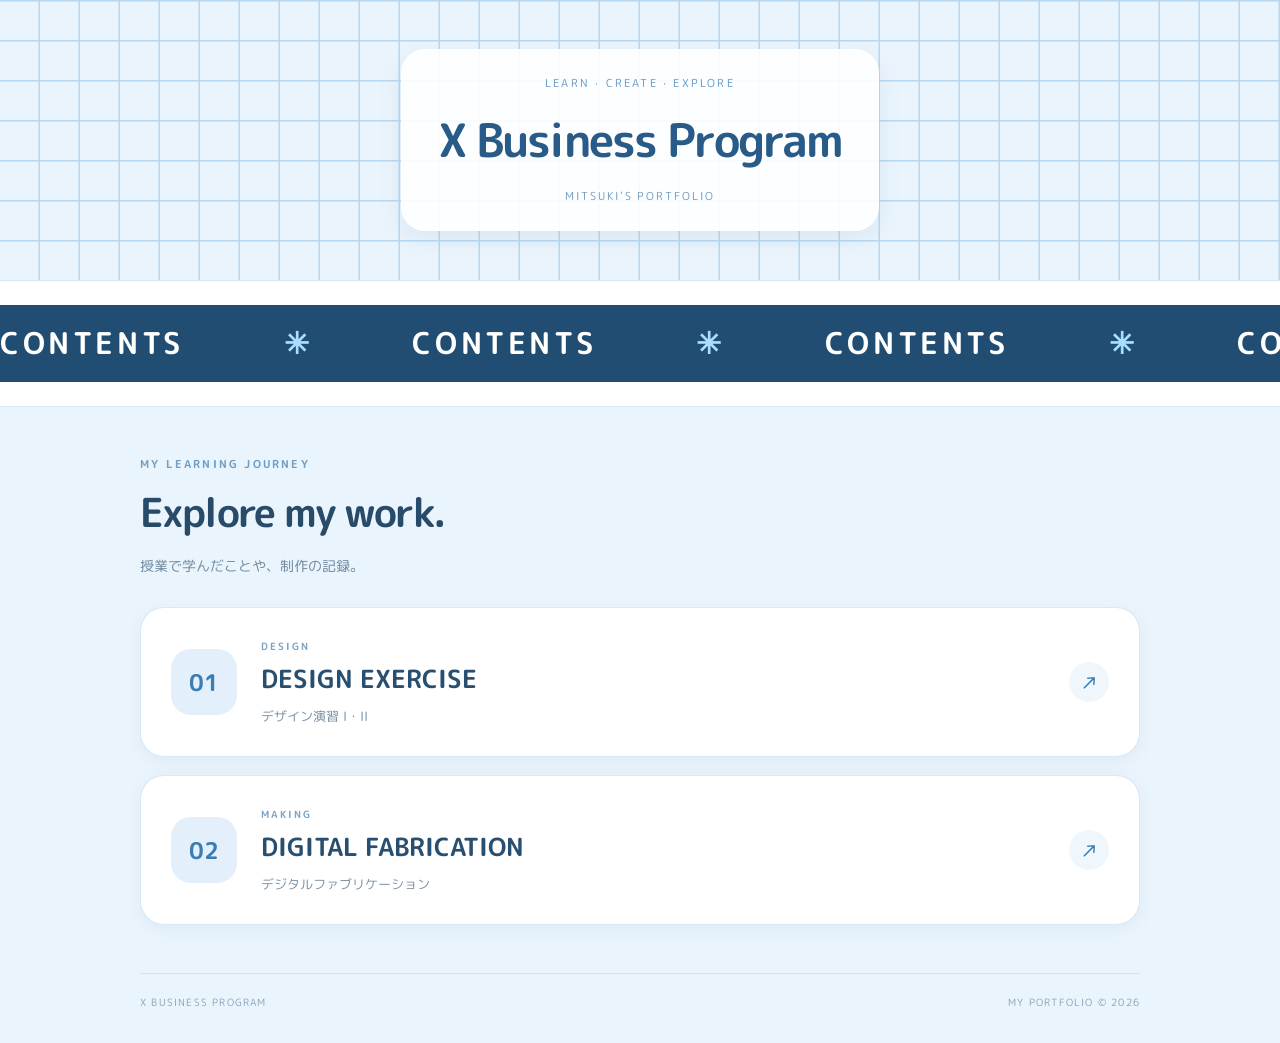
<file: index.html>
<!DOCTYPE html>
<html lang="ja">
<head>
    <meta charset="UTF-8">
    <meta name="viewport" content="width=device-width, initial-scale=1.0">
    <title>XBP | Mitsuki's Portfolio</title>
    <link rel="stylesheet" href="./css/style.css">
</head>

<body>

    <!-- ヘッダー：青いチェック柄 -->
    <header class="hero">
    

        <div class="hero-title">
            <p class="hero-small">LEARN · CREATE · EXPLORE</p>
            <h1>X Business Program</h1>
            <p class="hero-name">MITSUKI'S PORTFOLIO</p>
        </div>

        <!-- 将来メニューを追加する場所 -->
        <!-- <button class="menu-button">MENU ☰</button> -->
    </header>

    <!-- CONTENTS：案内表示風 -->
    <div class="contents-heading">
        
<div class="ticker">
    <div class="ticker-track">
        <div class="ticker-group">
            <span>CONTENTS</span>
            <span class="ticker-star">✳</span>
            <span>CONTENTS</span>
            <span class="ticker-star">✳</span>
        </div>

        <div class="ticker-group" aria-hidden="true">
            <span>CONTENTS</span>
            <span class="ticker-star">✳</span>
            <span>CONTENTS</span>
            <span class="ticker-star">✳</span>
        </div>
    </div>
</div>

    </div>

    <!-- 授業カード -->
    <main class="works">
        <div class="works-intro">
            <p class="section-label">MY LEARNING JOURNEY</p>
            <h2>Explore my work.</h2>
            <p>授業で学んだことや、制作の記録。</p>
        </div>

        <div class="card-list">

            <a href="./de12/index.html" class="work-card">
                <div class="card-number">01</div>
                <div class="card-content">
                    <p class="card-label">DESIGN</p>
                    <h3>DESIGN EXERCISE</h3>
                    <p class="card-japanese">デザイン演習 I・II</p>
                </div>
                <span class="card-arrow">↗</span>
            </a>

            <a href="./digi_fab/index.html" class="work-card">
                <div class="card-number">02</div>
                <div class="card-content">
                    <p class="card-label">MAKING</p>
                    <h3>DIGITAL FABRICATION</h3>
                    <p class="card-japanese">デジタルファブリケーション</p>
                </div>
                <span class="card-arrow">↗</span>
            </a>

        </div>

        <footer>
            <p>X BUSINESS PROGRAM</p>
            <p>MY PORTFOLIO © 2026</p>
        </footer>
    </main>

</body>
</html>
</file>
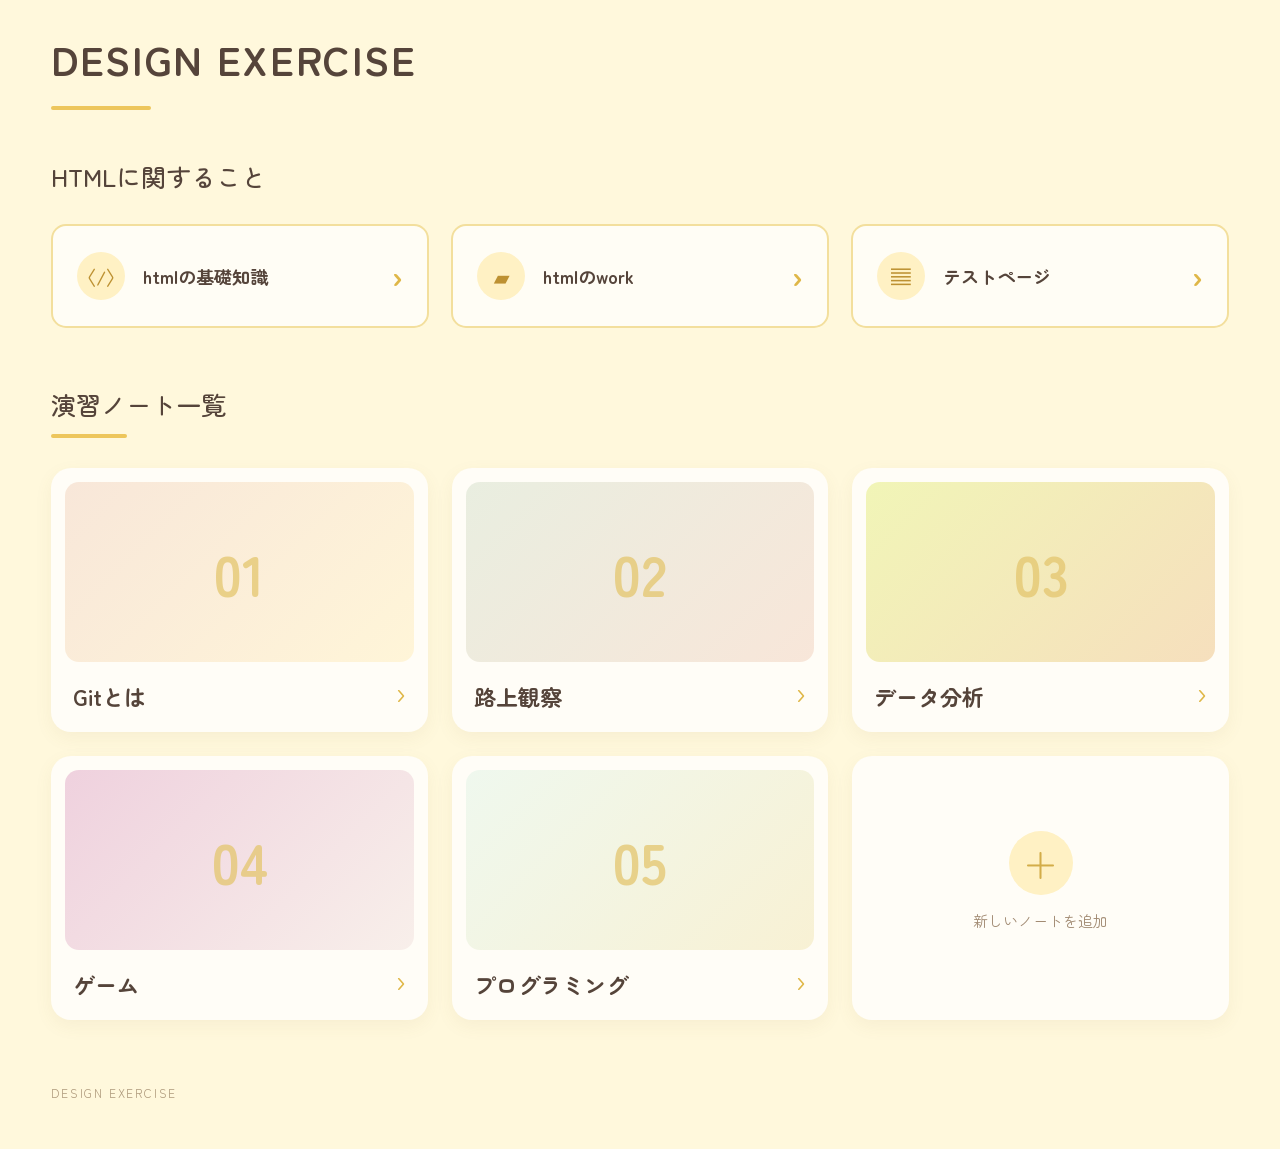
<file: de12/index.html>
<!DOCTYPE html>
<html lang="ja">
<head>
  <meta charset="UTF-8">
  <meta name="viewport" content="width=device-width, initial-scale=1.0">

  <title>デザイン演習 I・II</title>

  <!-- デザイン演習専用CSS -->
  <link rel="stylesheet" href="./css/de12.css">

  <!-- デジタルファブリケーションと同じフォント -->
  <link rel="preconnect" href="https://fonts.googleapis.com">
  <link rel="preconnect" href="https://fonts.gstatic.com" crossorigin>
  <link href="https://fonts.googleapis.com/css2?family=Zen+Maru+Gothic:wght@400;500;700&display=swap" rel="stylesheet">
</head>

<body>

  
  <header class="page-header">
    <h1>DESIGN EXERCISE</h1>
  </header>

  <main>

    <!-- HTMLに関すること -->
    <section class="html-section">
      <h2>HTMLに関すること</h2>

      <div class="html-links">

        <a class="html-link" href="./hp1.html">
          <span class="link-icon">〈/〉</span>
          <span>htmlの基礎知識</span>
          <span class="arrow">›</span>
        </a>

        <a class="html-link" href="./hp2.html">
          <span class="link-icon">▰</span>
          <span>htmlのwork</span>
          <span class="arrow">›</span>
        </a>

        <a class="html-link" href="./test.html">
          <span class="link-icon">▤</span>
          <span>テストページ</span>
          <span class="arrow">›</span>
        </a>

      </div>
    </section>

    <!-- 演習ノート一覧 -->
    <section class="notes-section">
      <h2>演習ノート一覧</h2>

      <div class="notes-grid">

        <a href="./1.html" class="note-card">
          <div class="note-image note-one">
            <span>01</span>
          </div>
          <div class="note-info">
            <h3>Gitとは</h3>
            <span class="arrow">›</span>
          </div>
        </a>

        <a href="./2.html" class="note-card">
          <div class="note-image note-two">
            <span>02</span>
          </div>
          <div class="note-info">
            <h3>路上観察</h3>
            <span class="arrow">›</span>
          </div>
        </a>

        <a href="./6.html" class="note-card">
          <div class="note-image note-THREE">
            <span>03</span>
          </div>
          <div class="note-info">
            <h3>データ分析</h3>
            <span class="arrow">›</span>
          </div>
        </a>

        <a href="./7.html" class="note-card">
          <div class="note-image note-FOUR">
            <span>04</span>
          </div>
          <div class="note-info">
            <h3>ゲーム</h3>
            <span class="arrow">›</span>
          </div>
        </a>

        <a href=./8.html" class="note-card">
          <div class="note-image note-five">
            <span>05</span>
          </div>
          <div class="note-info">
            <h3>プログラミング</h3>
            <span class="arrow">›</span>
          </div>
        </a>

        <div class="note-card note-empty">
          <div class="empty-symbol">＋</div>
          <p>新しいノートを追加</p>
        </div>

      </div>
    </section>

  </main>

  <footer>
    DESIGN EXERCISE
  </footer>

</body>
</html>
</file>
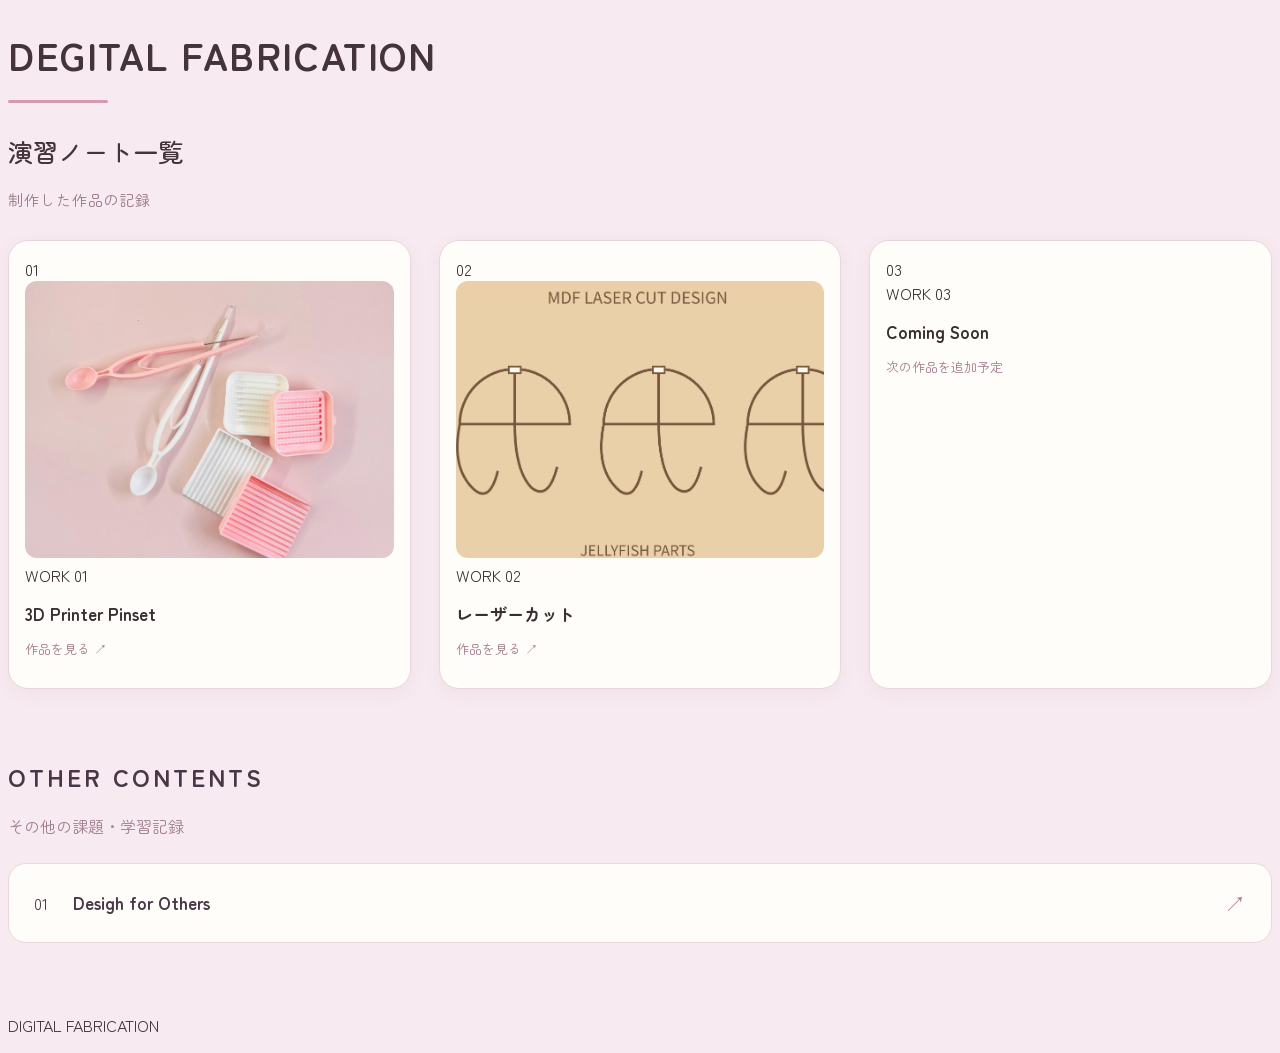
<file: digi_fab/index.html>
<!DOCTYPE html>
<html lang="ja">
<head>
  <meta charset="UTF-8">
  <meta name="viewport" content="width=device-width, initial-scale=1.0">

  <title>デジタルファブリケーション</title>

  <!-- 一覧ページ専用CSS -->
  <link rel="stylesheet" href="./css/degi_fab.css">

  <link rel="shortcut icon" href="../images/xbp.ico">
</head>
<link rel="preconnect" href="https://fonts.googleapis.com">
<link rel="preconnect" href="https://fonts.gstatic.com" crossorigin>
<link href="https://fonts.googleapis.com/css2?family=Zen+Maru+Gothic:wght@400;500;700&display=swap" rel="stylesheet">

<body>

  <!-- ロゴ -->

  <!-- ページタイトル -->
  <header class="page-header">
    <h1>DEGITAL FABRICATION</h1>
    <h2>演習ノート一覧</h2>
    <p>制作した作品の記録</p>
  </header>

  <!-- 作品一覧 -->
  <main class="works">

    <!-- 作品1：ピンセット -->
    <a href="./3.html" class="work-card">
      <span>01</span>
      <img
        src="./images/スクリーンショット 2026-11-16 143347.png"
        alt="3Dプリンターで制作したピンセット"
      >
      <div class="work-info">
        <span class="work-number">WORK 01</span>
        <h3>3D Printer Pinset</h3>
        <p>作品を見る ↗</p>
      </div>
    </a>

    <!-- 作品2：追加用 -->
    <a href="./4.html" class="work-card coming-soon">
      <div class="empty-image">
        <span>02</span>
      </div>
      <img
        src="./images/スクリーンショット 2026-11-13 123000.png"
      >
      <div class="work-info">
        <span class="work-number">WORK 02</span>
        <h3>レーザーカット</h3>
        <p>作品を見る ↗</p>
      </div>
    </a>

    <!-- 作品3：追加用 -->
    <a href="#" class="work-card coming-soon">
      <div class="empty-image">
        <span>03</span>
      </div>
      <div class="work-info">
        <span class="work-number">WORK 03</span>
        <h3>Coming Soon</h3>
        <p>次の作品を追加予定</p>
      </div>
    </a>

  </main>

 <!-- その他の課題リンク -->
<section class="other-contents">

    <h2>OTHER CONTENTS</h2>
    <p>その他の課題・学習記録</p>

    <div class="other-links">

        <a href="./5.html" class="other-link">
            <span>01</span>
            <div>
                <h3>Desigh for Others</h3>
              
            </div>
            <span class="arrow">↗</span>
        </a>

        

    </div>
</section>
</div>
  <footer>
    <p>DIGITAL FABRICATION</p>
  </footer>

</body>
</html>
</file>
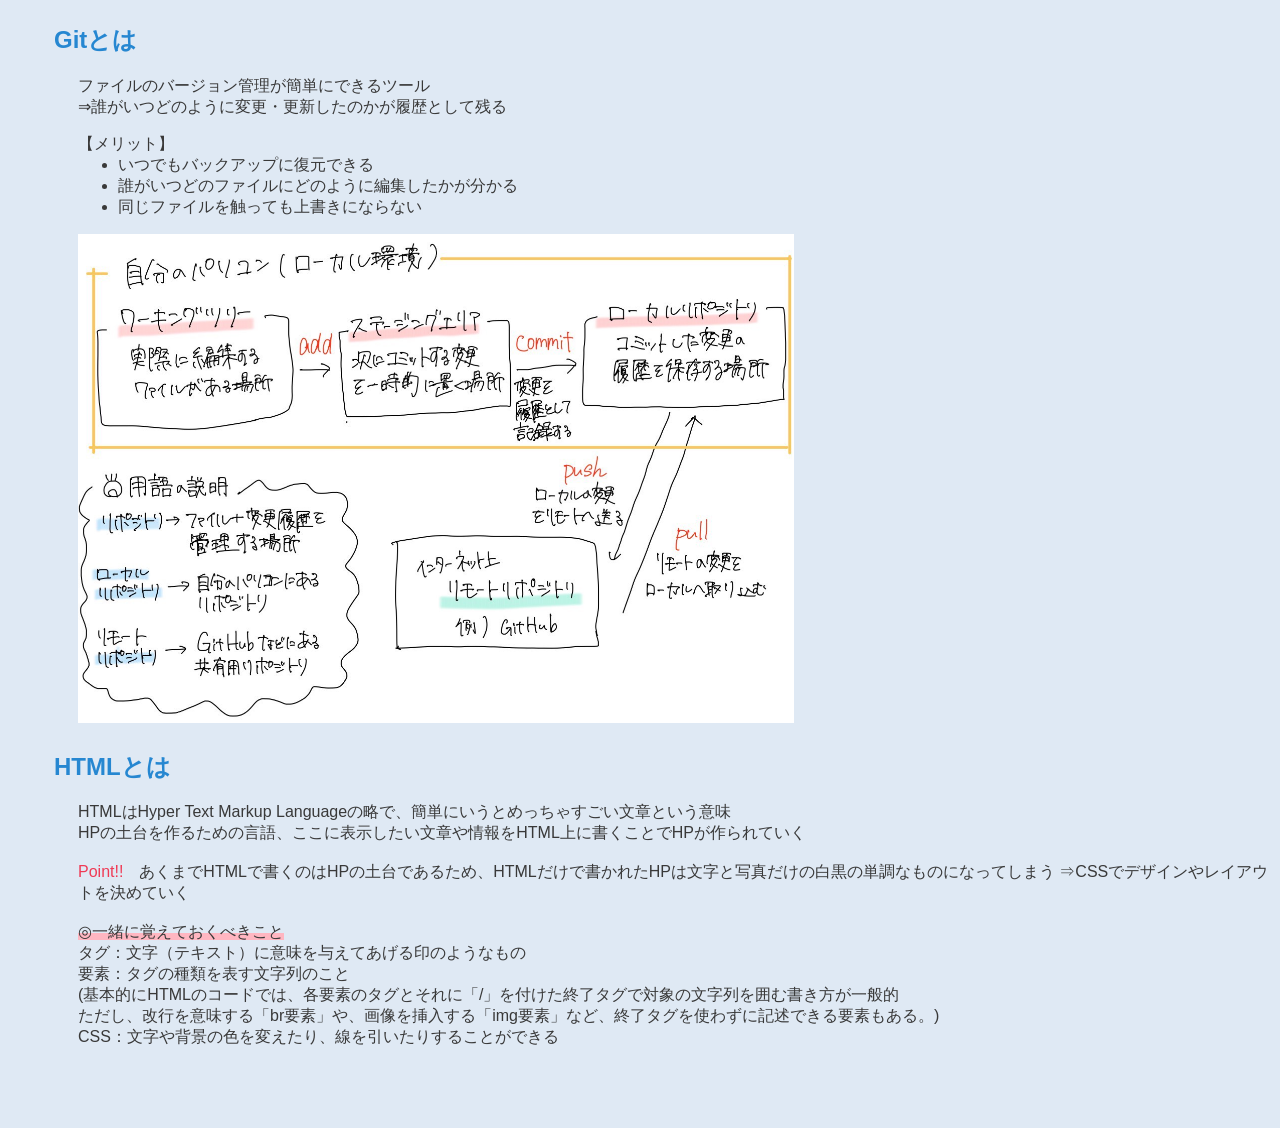
<file: de12/1-mitukinodesu.html>
<!DOCTYPE html>
<html lang="jp">
<head>
    <!-- ⑥↓タイトルを変えてみよう -->
    <title>第１回</title>
    <!-- ⑤スタイルシートの設定をしよう -->
     <!-- h1.htmlからある行をコピペしてくればOK -->
       <link rel="stylesheet" href="css/style.css">
</head>
<body>
    <h2 class="blue">Gitとは</h2>
    <!-- 塊ごとにdivタグで区切るようにしましょう。 -->
    <div>
         <!-- ①↓に文字を書いてみよう -->
ファイルのバージョン管理が簡単にできるツール<br>
⇒誰がいつどのように変更・更新したのかが履歴として残る<br>
    </div>
<div>【メリット】<br>
<ul><li>いつでもバックアップに復元できる</li>
    <li>誰がいつどのファイルにどのように編集したかが分かる</li>
    <li>同じファイルを触っても上書きにならない</li>
</ul>
<img src="./images/S__git図.jpg" width="60%"><br>
</div>
<h2 class="blue">HTMLとは</h2>
<div>HTMLはHyper Text Markup Languageの略で、簡単にいうとめっちゃすごい文章という意味<br>
HPの土台を作るための言語、ここに表示したい文章や情報をHTML上に書くことでHPが作られていく<br>

<br>

<span class="red">Point!!</span>　あくまでHTMLで書くのはHPの土台であるため、HTMLだけで書かれたHPは文字と写真だけの白黒の単調なものになってしまう
⇒CSSでデザインやレイアウトを決めていく<br>
<br>
<span class="marker">◎一緒に覚えておくべきこと</span><br>
タグ：文字（テキスト）に意味を与えてあげる印のようなもの<br>
要素：タグの種類を表す文字列のこと<br>
(基本的にHTMLのコードでは、各要素のタグとそれに「/」を付けた終了タグで対象の文字列を囲む書き方が一般的<br>
ただし、改行を意味する「br要素」や、画像を挿入する「img要素」など、終了タグを使わずに記述できる要素もある。)<br>
CSS：文字や背景の色を変えたり、線を引いたりすることができる<br>


</div>
         <!-- ②↓に画像（imagesフォルダにあるtest.png）を挿入してみよう -->

         <!-- ③↓に箇条書きをしてみよう -->

         <!-- ④↓に外部リンクを作ってみよう -->


    </div>

</body>
</html>
</file>
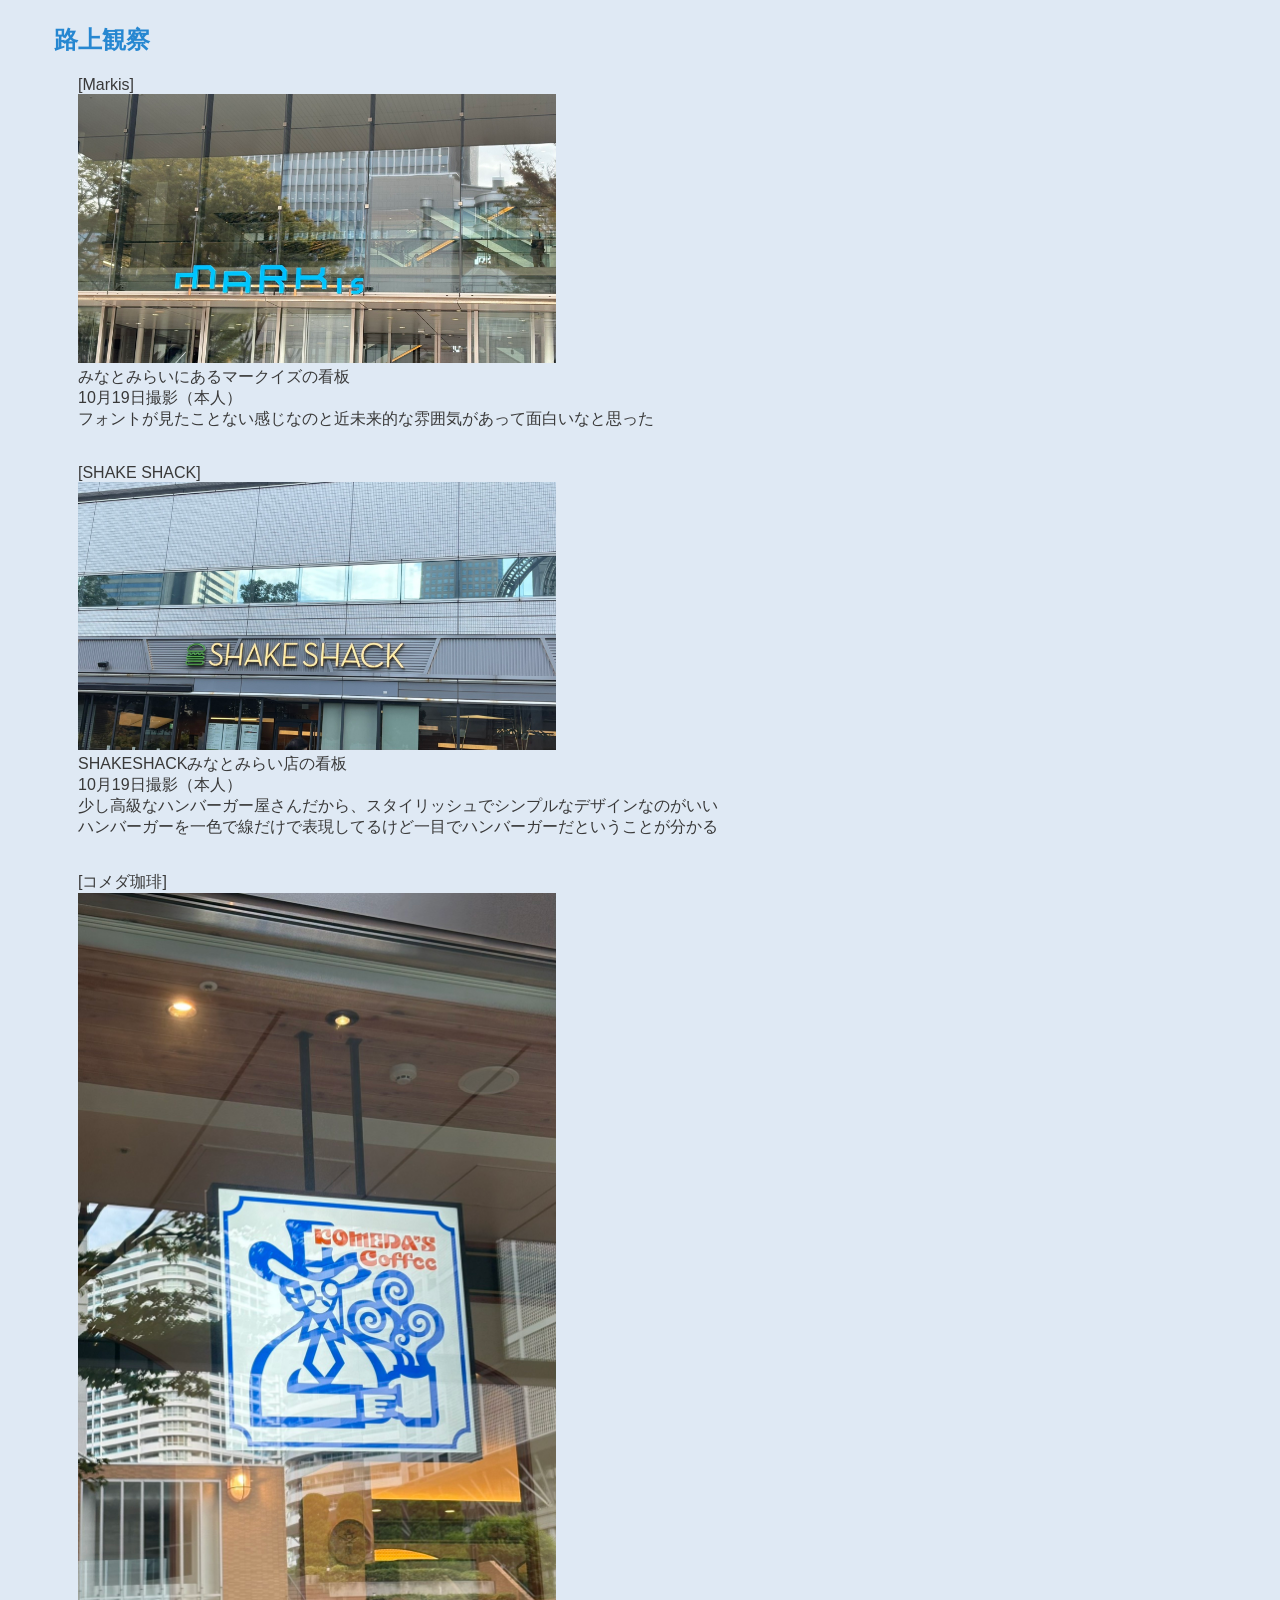
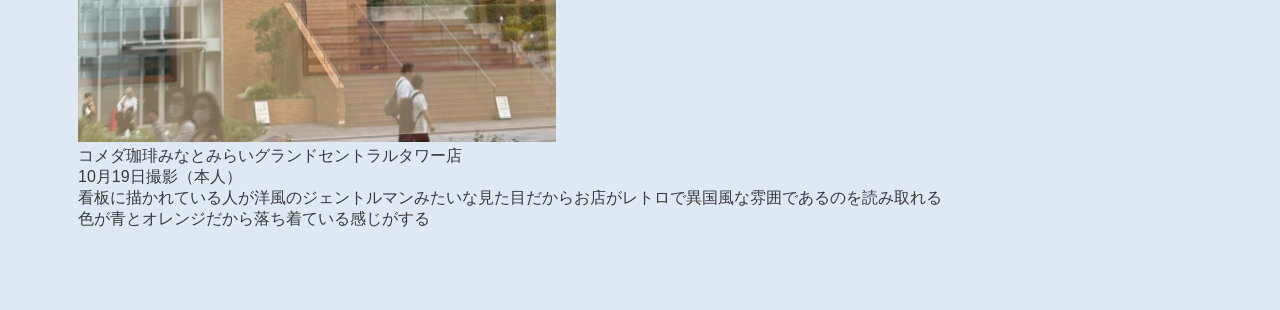
<file: de12/2.html>
<!DOCTYPE html>
<html lang="jp">
<head>
    <!-- ⑥↓タイトルを変えてみよう -->
    <title>路上観察</title>
    <!-- ⑤スタイルシートの設定をしよう -->
     <!-- h1.htmlからある行をコピペしてくればOK
 --><link rel="stylesheet" href="css/style.css">
      
</head>
<body>
    <h2 class="blue">路上観察</h2>
    <!-- 塊ごとにdivタグで区切るようにしましょう。 -->
    <div>
         <!-- ①↓に文字を書いてみよう -->
          [Markis]<br>
 <img src="./images/maekis.jpg" width="40%"><br>
みなとみらいにあるマークイズの看板<br>
10月19日撮影（本人）<br>
フォントが見たことない感じなのと近未来的な雰囲気があって面白いなと思った<br>
<br>
</div>
<div>
    [SHAKE SHACK]<br>
    <img src="./images/shakeshack.jpg" width="40%"><br>
    SHAKESHACKみなとみらい店の看板<br>
    10月19日撮影（本人）<br>
    少し高級なハンバーガー屋さんだから、スタイリッシュでシンプルなデザインなのがいい<br>
    ハンバーガーを一色で線だけで表現してるけど一目でハンバーガーだということが分かる<br>
    <br>

</div>  
<div>
    [コメダ珈琲]<br>
<img src="./images/komeda.jpg" width="40%"><br>
コメダ珈琲みなとみらいグランドセントラルタワー店<br>
10月19日撮影（本人）<br>
看板に描かれている人が洋風のジェントルマンみたいな見た目だからお店がレトロで異国風な雰囲であるのを読み取れる<br>
色が青とオレンジだから落ち着ている感じがする<br>
</div>


         <!-- ②↓に画像（imagesフォルダにあるtest.png）を挿入してみよう -->


</body>
</html>
</file>
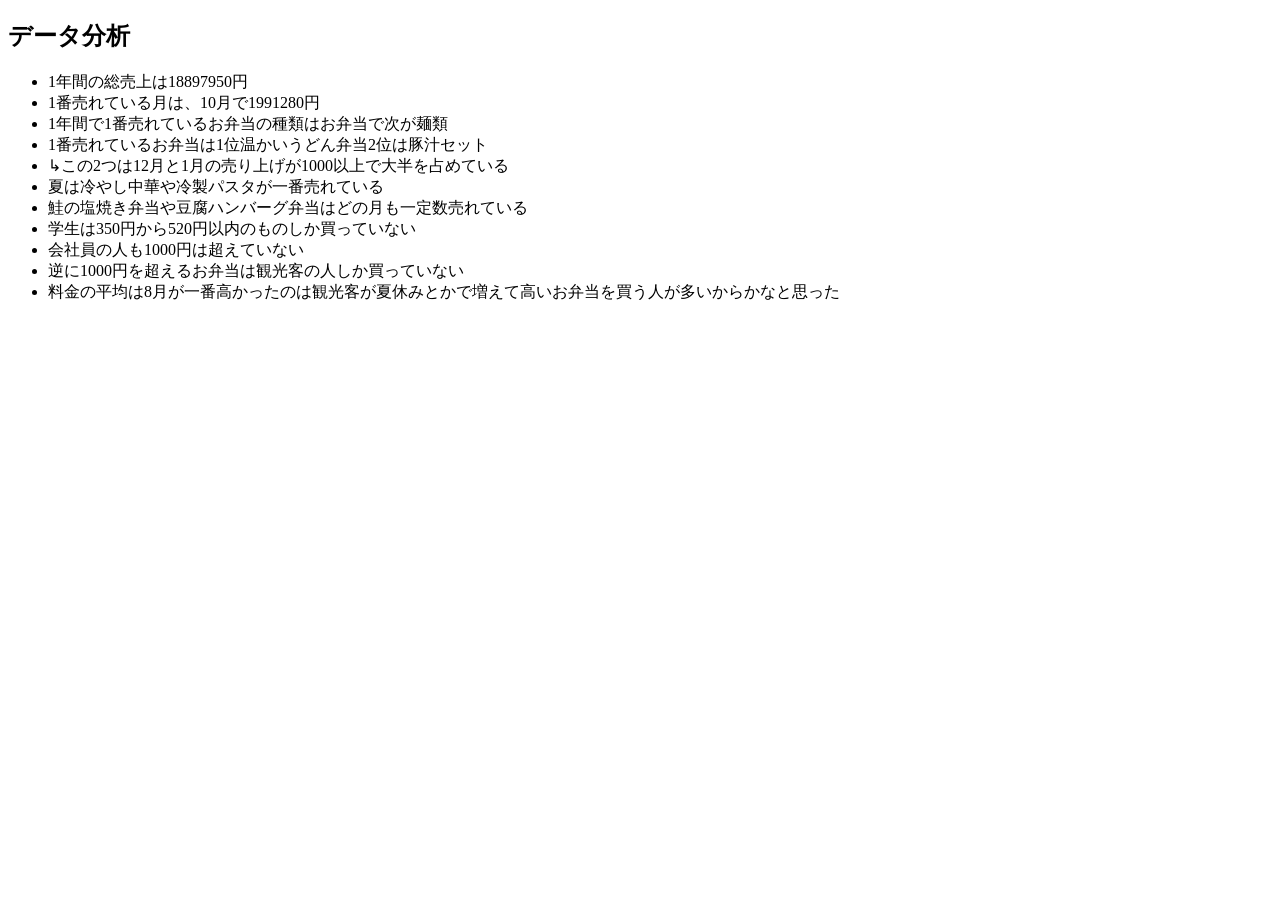
<file: de12/6.html>
<!DOCTYPE html>
<html lang="jp">
<head>
    <!-- ⑥↓タイトルを変えてみよう -->
    <title>データサイエンス</title>
    <!-- ⑤スタイルシートの設定をしよう -->
     <!-- h1.htmlからある行をコピペしてくればOK -->
      
</head>
<body>
    <h2 class="blue">データ分析</h2>
    <!-- 塊ごとにdivタグで区切るようにしましょう。 -->
    <div>
    <ul>
        <li>1年間の総売上は18897950円 </li>
        <li>1番売れている月は、10月で1991280円 </li>
        <li>1年間で1番売れているお弁当の種類はお弁当で次が麺類</li>
        <li>1番売れているお弁当は1位温かいうどん弁当2位は豚汁セット</li>
        <li>↳この2つは12月と1月の売り上げが1000以上で大半を占めている</li>
        <li>夏は冷やし中華や冷製パスタが一番売れている</li>
        <li>鮭の塩焼き弁当や豆腐ハンバーグ弁当はどの月も一定数売れている</li>
        <li>学生は350円から520円以内のものしか買っていない </li>
        <li>会社員の人も1000円は超えていない </li>
        <li>逆に1000円を超えるお弁当は観光客の人しか買っていない</li>
        <li>料金の平均は8月が一番高かったのは観光客が夏休みとかで増えて高いお弁当を買う人が多いからかなと思った</li>
    </ul>


</body>
</html>
</file>
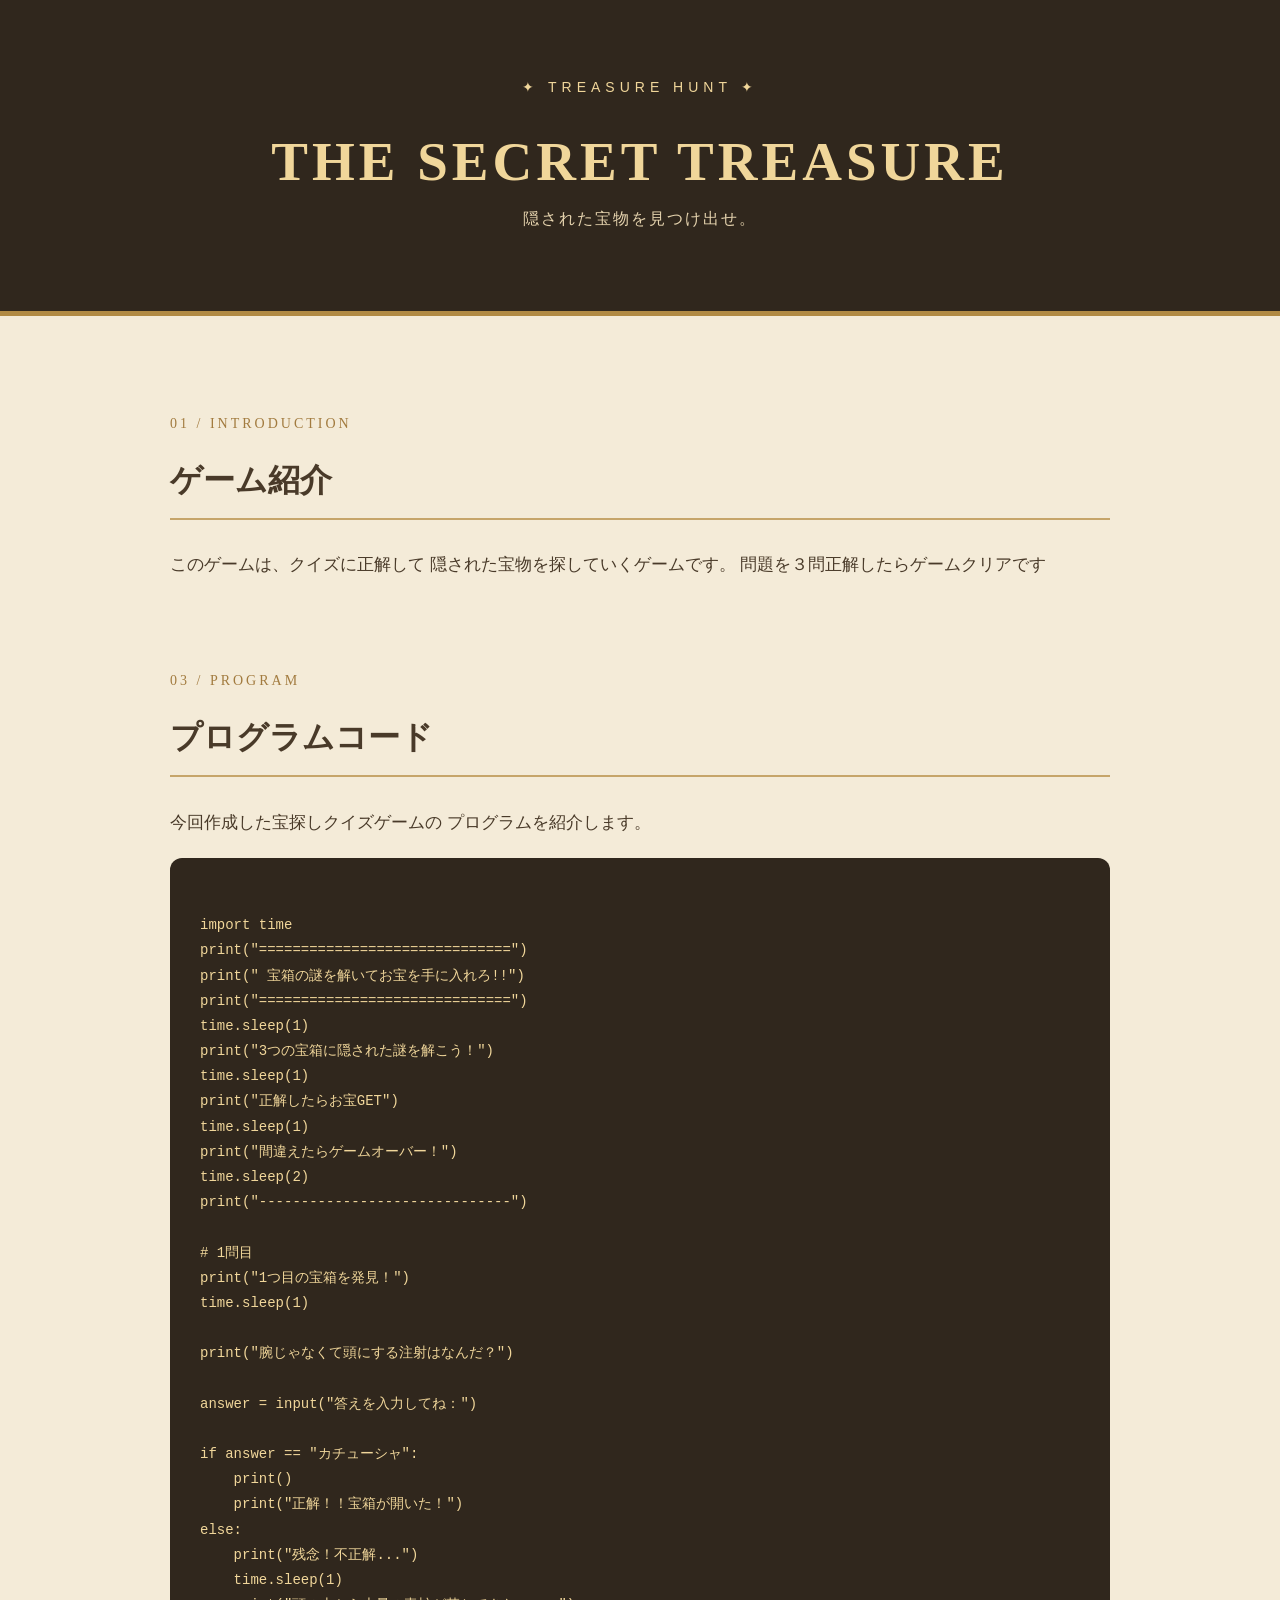
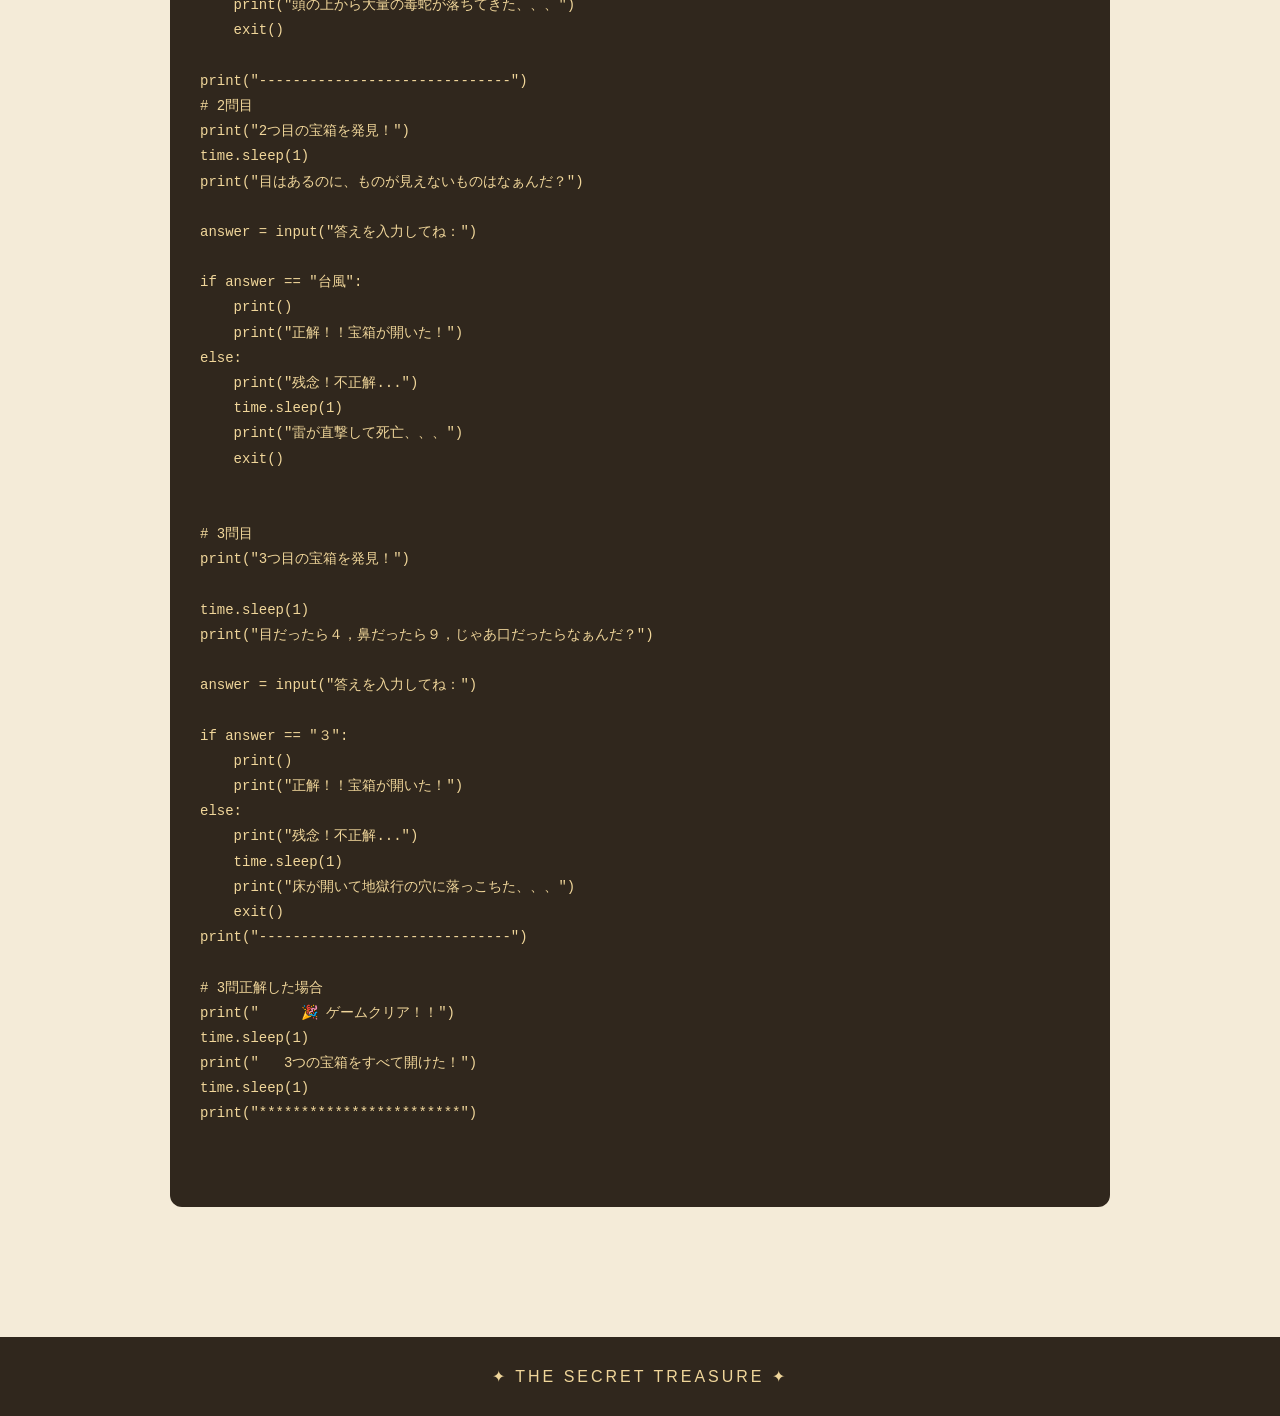
<file: de12/7.html>
<!DOCTYPE html>
<html lang="jp">
<head>
    <!-- ⑥↓タイトルを変えてみよう -->
    <title>プログラミング</title>
    <!-- ⑤スタイルシートの設定をしよう -->
     <!-- h1.htmlからある行をコピペしてくればOK -->
      <link rel="stylesheet" href="./css/dedede.css">
</head>
<body>
   
<header>
        <p class="logo">✦ TREASURE HUNT ✦</p>
        <h1>THE SECRET TREASURE</h1>
        <p class="subtitle">隠された宝物を見つけ出せ。</p>
    </header>

    <main>

        <section class="about">
            <p class="number">01 / INTRODUCTION</p>
            <h2>ゲーム紹介</h2>
            <p>
                このゲームは、クイズに正解して
                隠された宝物を探していくゲームです。
                問題を３問正解したらゲームクリアです
            </p>
        </section>

        
        <section class="program">
            <p class="number">03 / PROGRAM</p>
            <h2>プログラムコード</h2>
            <p>
                今回作成した宝探しクイズゲームの
                プログラムを紹介します。
            </p>

            <pre><code>
import time
print("==============================")
print(" 宝箱の謎を解いてお宝を手に入れろ!!")
print("==============================")
time.sleep(1)
print("3つの宝箱に隠された謎を解こう！")
time.sleep(1)
print("正解したらお宝GET")
time.sleep(1)
print("間違えたらゲームオーバー！")
time.sleep(2)
print("------------------------------")

# 1問目
print("1つ目の宝箱を発見！")
time.sleep(1)

print("腕じゃなくて頭にする注射はなんだ？")

answer = input("答えを入力してね：")

if answer == "カチューシャ":
    print()
    print("正解！！宝箱が開いた！")
else:
    print("残念！不正解...")
    time.sleep(1)
    print("頭の上から大量の毒蛇が落ちてきた、、、")
    exit()

print("------------------------------")
# 2問目
print("2つ目の宝箱を発見！")
time.sleep(1)
print("目はあるのに、ものが見えないものはなぁんだ？")

answer = input("答えを入力してね：")

if answer == "台風":
    print()
    print("正解！！宝箱が開いた！")
else:
    print("残念！不正解...")
    time.sleep(1)
    print("雷が直撃して死亡、、、")
    exit()


# 3問目
print("3つ目の宝箱を発見！")

time.sleep(1)
print("目だったら４，鼻だったら９，じゃあ口だったらなぁんだ？")

answer = input("答えを入力してね：")

if answer == "３":
    print()
    print("正解！！宝箱が開いた！")
else:
    print("残念！不正解...")
    time.sleep(1)
    print("床が開いて地獄行の穴に落っこちた、、、")
    exit()
print("------------------------------")

# 3問正解した場合
print("     🎉 ゲームクリア！！")
time.sleep(1)
print("   3つの宝箱をすべて開けた！")
time.sleep(1)
print("************************")

            </code></pre>
        </section>

    </main>

    <footer>
        ✦ THE SECRET TREASURE ✦
    </footer>

</body>
</html>
</file>
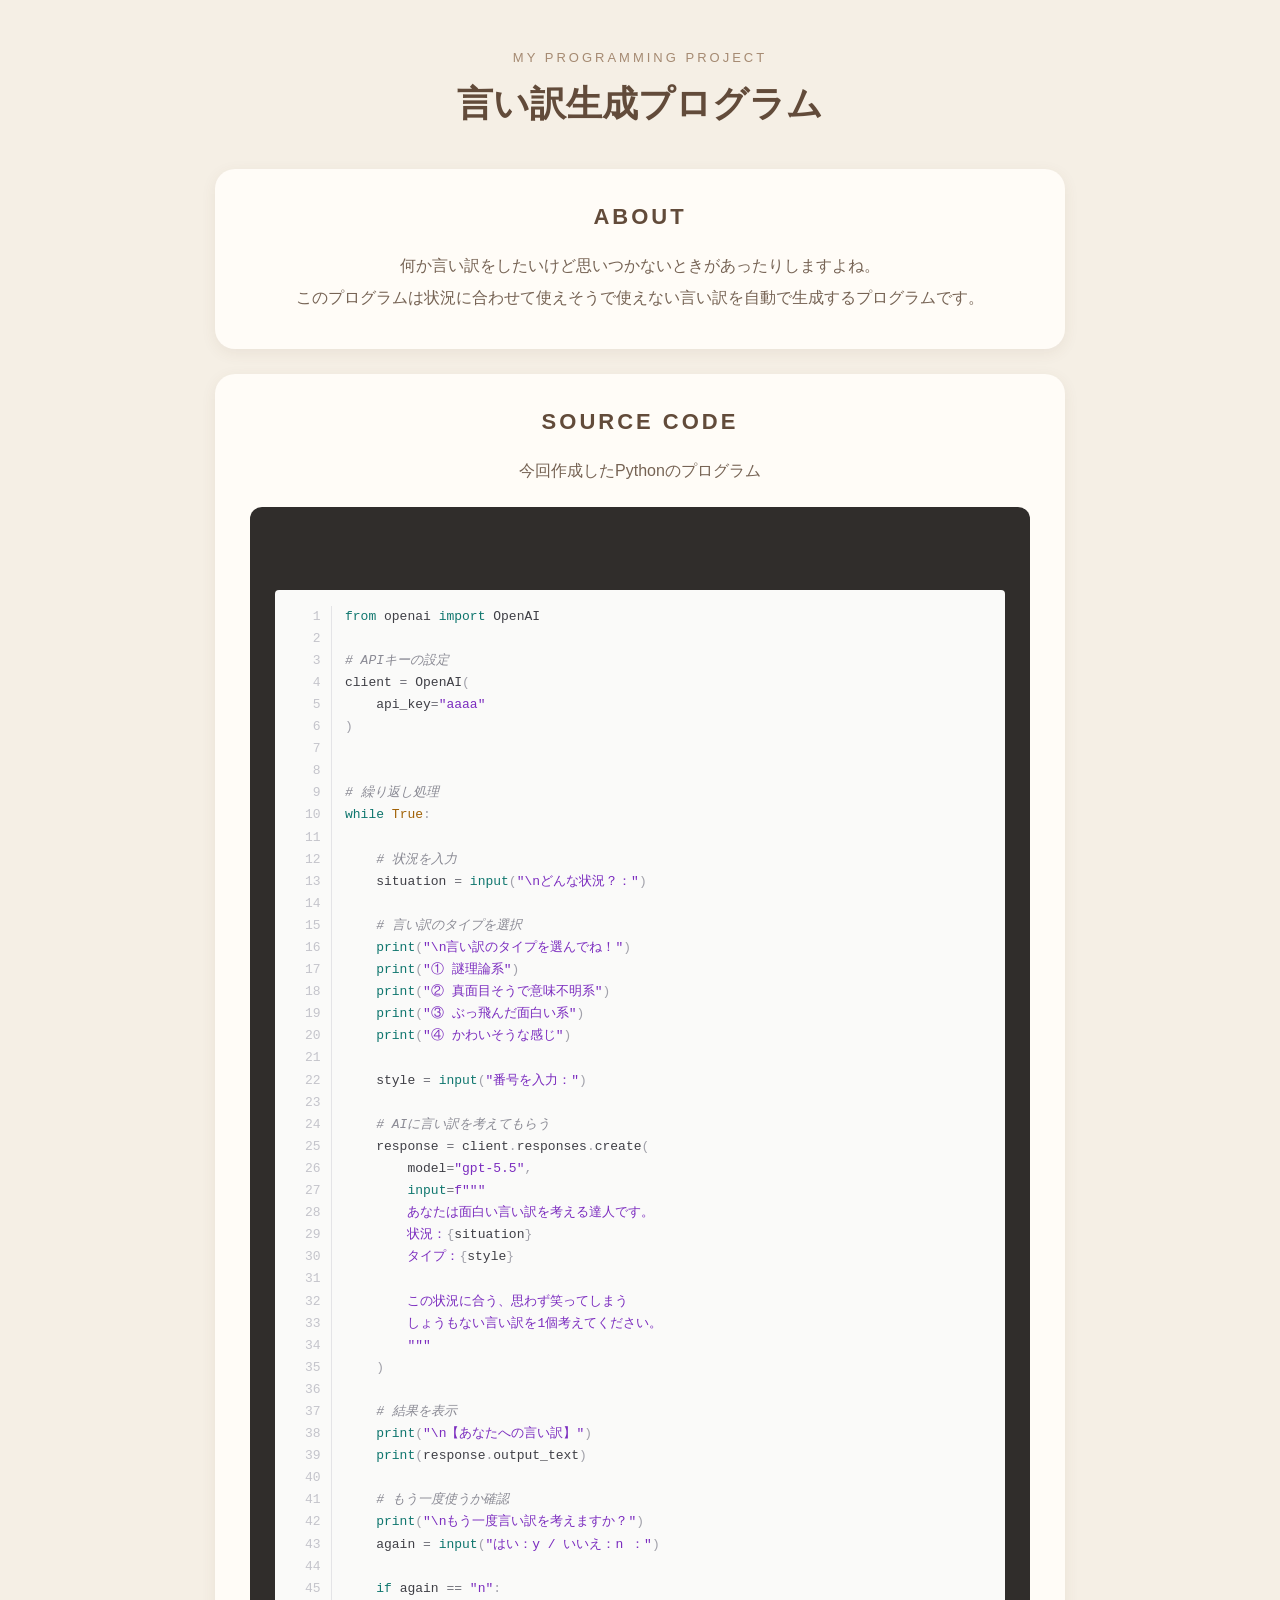
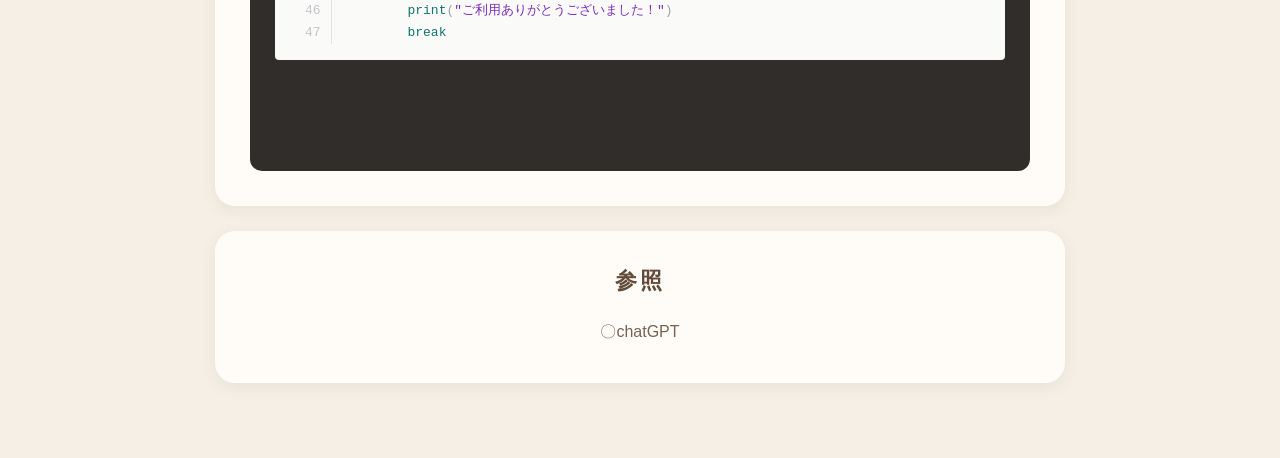
<file: de12/8.html>
<!DOCTYPE html>
<html lang="ja">
<head>
    <meta charset="UTF-8">
    <meta name="viewport" content="width=device-width, initial-scale=1.0">
    <title>言い訳生成プログラム</title>
    <link rel="stylesheet" href="./css/8.css">
</head>
<body>

    <header>
        <p class="subtitle">MY PROGRAMMING PROJECT</p>
        <h1>言い訳生成プログラム</h1>
    </header>

    <main>

        <section class="card">
            <h2>ABOUT</h2>
            <p>
                何か言い訳をしたいけど思いつかないときがあったりしますよね。<br>
                このプログラムは状況に合わせて使えそうで使えない言い訳を自動で生成するプログラムです。
            </p>
        </section>

        <section class="card">
            <h2>SOURCE CODE</h2>
            <p>今回作成したPythonのプログラム</p>

            <pre><code>
                <pre style="background:#FAFAF9;color:#3f3f46;font-family:ui-monospace, SFMono-Regular, Menlo, Consolas, 'Courier New', monospace;font-size:13px;line-height:1.7;padding:16px 18px;margin:0;border-radius:4px;overflow-x:auto;white-space:pre;tab-size:4;-moz-tab-size:4;"><code style="font-family:inherit;background:none;padding:0;"><span style="display:inline-block;width:3em;margin-right:1em;padding-right:0.8em;text-align:right;color:#c4c4cb;border-right:1px solid #e4e4e7;user-select:none;-webkit-user-select:none;">1</span><span style="color:#0f766e;">from</span> openai <span style="color:#0f766e;">import</span> OpenAI
<span style="display:inline-block;width:3em;margin-right:1em;padding-right:0.8em;text-align:right;color:#c4c4cb;border-right:1px solid #e4e4e7;user-select:none;-webkit-user-select:none;">2</span>
<span style="display:inline-block;width:3em;margin-right:1em;padding-right:0.8em;text-align:right;color:#c4c4cb;border-right:1px solid #e4e4e7;user-select:none;-webkit-user-select:none;">3</span><span style="color:#8a8a94;font-style:italic;"># APIキーの設定</span>
<span style="display:inline-block;width:3em;margin-right:1em;padding-right:0.8em;text-align:right;color:#c4c4cb;border-right:1px solid #e4e4e7;user-select:none;-webkit-user-select:none;">4</span>client <span style="color:#71717a;">=</span> OpenAI<span style="color:#a1a1aa;">(</span>
<span style="display:inline-block;width:3em;margin-right:1em;padding-right:0.8em;text-align:right;color:#c4c4cb;border-right:1px solid #e4e4e7;user-select:none;-webkit-user-select:none;">5</span>    api_key<span style="color:#71717a;">=</span><span style="color:#7B2CBF;">"aaaa"</span>
<span style="display:inline-block;width:3em;margin-right:1em;padding-right:0.8em;text-align:right;color:#c4c4cb;border-right:1px solid #e4e4e7;user-select:none;-webkit-user-select:none;">6</span><span style="color:#a1a1aa;">)</span>
<span style="display:inline-block;width:3em;margin-right:1em;padding-right:0.8em;text-align:right;color:#c4c4cb;border-right:1px solid #e4e4e7;user-select:none;-webkit-user-select:none;">7</span>
<span style="display:inline-block;width:3em;margin-right:1em;padding-right:0.8em;text-align:right;color:#c4c4cb;border-right:1px solid #e4e4e7;user-select:none;-webkit-user-select:none;">8</span>
<span style="display:inline-block;width:3em;margin-right:1em;padding-right:0.8em;text-align:right;color:#c4c4cb;border-right:1px solid #e4e4e7;user-select:none;-webkit-user-select:none;">9</span><span style="color:#8a8a94;font-style:italic;"># 繰り返し処理</span>
<span style="display:inline-block;width:3em;margin-right:1em;padding-right:0.8em;text-align:right;color:#c4c4cb;border-right:1px solid #e4e4e7;user-select:none;-webkit-user-select:none;">10</span><span style="color:#0f766e;">while</span> <span style="color:#a16207;">True</span><span style="color:#a1a1aa;">:</span>
<span style="display:inline-block;width:3em;margin-right:1em;padding-right:0.8em;text-align:right;color:#c4c4cb;border-right:1px solid #e4e4e7;user-select:none;-webkit-user-select:none;">11</span>
<span style="display:inline-block;width:3em;margin-right:1em;padding-right:0.8em;text-align:right;color:#c4c4cb;border-right:1px solid #e4e4e7;user-select:none;-webkit-user-select:none;">12</span>    <span style="color:#8a8a94;font-style:italic;"># 状況を入力</span>
<span style="display:inline-block;width:3em;margin-right:1em;padding-right:0.8em;text-align:right;color:#c4c4cb;border-right:1px solid #e4e4e7;user-select:none;-webkit-user-select:none;">13</span>    situation <span style="color:#71717a;">=</span> <span style="color:#0f766e;">input</span><span style="color:#a1a1aa;">(</span><span style="color:#7B2CBF;">"\nどんな状況？："</span><span style="color:#a1a1aa;">)</span>
<span style="display:inline-block;width:3em;margin-right:1em;padding-right:0.8em;text-align:right;color:#c4c4cb;border-right:1px solid #e4e4e7;user-select:none;-webkit-user-select:none;">14</span>
<span style="display:inline-block;width:3em;margin-right:1em;padding-right:0.8em;text-align:right;color:#c4c4cb;border-right:1px solid #e4e4e7;user-select:none;-webkit-user-select:none;">15</span>    <span style="color:#8a8a94;font-style:italic;"># 言い訳のタイプを選択</span>
<span style="display:inline-block;width:3em;margin-right:1em;padding-right:0.8em;text-align:right;color:#c4c4cb;border-right:1px solid #e4e4e7;user-select:none;-webkit-user-select:none;">16</span>    <span style="color:#0f766e;">print</span><span style="color:#a1a1aa;">(</span><span style="color:#7B2CBF;">"\n言い訳のタイプを選んでね！"</span><span style="color:#a1a1aa;">)</span>
<span style="display:inline-block;width:3em;margin-right:1em;padding-right:0.8em;text-align:right;color:#c4c4cb;border-right:1px solid #e4e4e7;user-select:none;-webkit-user-select:none;">17</span>    <span style="color:#0f766e;">print</span><span style="color:#a1a1aa;">(</span><span style="color:#7B2CBF;">"① 謎理論系"</span><span style="color:#a1a1aa;">)</span>
<span style="display:inline-block;width:3em;margin-right:1em;padding-right:0.8em;text-align:right;color:#c4c4cb;border-right:1px solid #e4e4e7;user-select:none;-webkit-user-select:none;">18</span>    <span style="color:#0f766e;">print</span><span style="color:#a1a1aa;">(</span><span style="color:#7B2CBF;">"② 真面目そうで意味不明系"</span><span style="color:#a1a1aa;">)</span>
<span style="display:inline-block;width:3em;margin-right:1em;padding-right:0.8em;text-align:right;color:#c4c4cb;border-right:1px solid #e4e4e7;user-select:none;-webkit-user-select:none;">19</span>    <span style="color:#0f766e;">print</span><span style="color:#a1a1aa;">(</span><span style="color:#7B2CBF;">"③ ぶっ飛んだ面白い系"</span><span style="color:#a1a1aa;">)</span>
<span style="display:inline-block;width:3em;margin-right:1em;padding-right:0.8em;text-align:right;color:#c4c4cb;border-right:1px solid #e4e4e7;user-select:none;-webkit-user-select:none;">20</span>    <span style="color:#0f766e;">print</span><span style="color:#a1a1aa;">(</span><span style="color:#7B2CBF;">"④ かわいそうな感じ"</span><span style="color:#a1a1aa;">)</span>
<span style="display:inline-block;width:3em;margin-right:1em;padding-right:0.8em;text-align:right;color:#c4c4cb;border-right:1px solid #e4e4e7;user-select:none;-webkit-user-select:none;">21</span>
<span style="display:inline-block;width:3em;margin-right:1em;padding-right:0.8em;text-align:right;color:#c4c4cb;border-right:1px solid #e4e4e7;user-select:none;-webkit-user-select:none;">22</span>    style <span style="color:#71717a;">=</span> <span style="color:#0f766e;">input</span><span style="color:#a1a1aa;">(</span><span style="color:#7B2CBF;">"番号を入力："</span><span style="color:#a1a1aa;">)</span>
<span style="display:inline-block;width:3em;margin-right:1em;padding-right:0.8em;text-align:right;color:#c4c4cb;border-right:1px solid #e4e4e7;user-select:none;-webkit-user-select:none;">23</span>
<span style="display:inline-block;width:3em;margin-right:1em;padding-right:0.8em;text-align:right;color:#c4c4cb;border-right:1px solid #e4e4e7;user-select:none;-webkit-user-select:none;">24</span>    <span style="color:#8a8a94;font-style:italic;"># AIに言い訳を考えてもらう</span>
<span style="display:inline-block;width:3em;margin-right:1em;padding-right:0.8em;text-align:right;color:#c4c4cb;border-right:1px solid #e4e4e7;user-select:none;-webkit-user-select:none;">25</span>    response <span style="color:#71717a;">=</span> client<span style="color:#a1a1aa;">.</span>responses<span style="color:#a1a1aa;">.</span>create<span style="color:#a1a1aa;">(</span>
<span style="display:inline-block;width:3em;margin-right:1em;padding-right:0.8em;text-align:right;color:#c4c4cb;border-right:1px solid #e4e4e7;user-select:none;-webkit-user-select:none;">26</span>        model<span style="color:#71717a;">=</span><span style="color:#7B2CBF;">"gpt-5.5"</span><span style="color:#a1a1aa;">,</span>
<span style="display:inline-block;width:3em;margin-right:1em;padding-right:0.8em;text-align:right;color:#c4c4cb;border-right:1px solid #e4e4e7;user-select:none;-webkit-user-select:none;">27</span>        <span style="color:#0f766e;">input</span><span style="color:#71717a;">=</span><span><span style="color:#7B2CBF;">f"""</span></span>
<span style="display:inline-block;width:3em;margin-right:1em;padding-right:0.8em;text-align:right;color:#c4c4cb;border-right:1px solid #e4e4e7;user-select:none;-webkit-user-select:none;">28</span><span><span style="color:#7B2CBF;">        あなたは面白い言い訳を考える達人です。</span></span>
<span style="display:inline-block;width:3em;margin-right:1em;padding-right:0.8em;text-align:right;color:#c4c4cb;border-right:1px solid #e4e4e7;user-select:none;-webkit-user-select:none;">29</span><span><span style="color:#7B2CBF;">        状況：</span><span><span style="color:#a1a1aa;">{</span>situation<span style="color:#a1a1aa;">}</span></span><span style="color:#7B2CBF;"></span></span>
<span style="display:inline-block;width:3em;margin-right:1em;padding-right:0.8em;text-align:right;color:#c4c4cb;border-right:1px solid #e4e4e7;user-select:none;-webkit-user-select:none;">30</span><span><span style="color:#7B2CBF;">        タイプ：</span><span><span style="color:#a1a1aa;">{</span>style<span style="color:#a1a1aa;">}</span></span><span style="color:#7B2CBF;"></span></span>
<span style="display:inline-block;width:3em;margin-right:1em;padding-right:0.8em;text-align:right;color:#c4c4cb;border-right:1px solid #e4e4e7;user-select:none;-webkit-user-select:none;">31</span><span><span style="color:#7B2CBF;"></span></span>
<span style="display:inline-block;width:3em;margin-right:1em;padding-right:0.8em;text-align:right;color:#c4c4cb;border-right:1px solid #e4e4e7;user-select:none;-webkit-user-select:none;">32</span><span><span style="color:#7B2CBF;">        この状況に合う、思わず笑ってしまう</span></span>
<span style="display:inline-block;width:3em;margin-right:1em;padding-right:0.8em;text-align:right;color:#c4c4cb;border-right:1px solid #e4e4e7;user-select:none;-webkit-user-select:none;">33</span><span><span style="color:#7B2CBF;">        しょうもない言い訳を1個考えてください。</span></span>
<span style="display:inline-block;width:3em;margin-right:1em;padding-right:0.8em;text-align:right;color:#c4c4cb;border-right:1px solid #e4e4e7;user-select:none;-webkit-user-select:none;">34</span><span><span style="color:#7B2CBF;">        """</span></span>
<span style="display:inline-block;width:3em;margin-right:1em;padding-right:0.8em;text-align:right;color:#c4c4cb;border-right:1px solid #e4e4e7;user-select:none;-webkit-user-select:none;">35</span>    <span style="color:#a1a1aa;">)</span>
<span style="display:inline-block;width:3em;margin-right:1em;padding-right:0.8em;text-align:right;color:#c4c4cb;border-right:1px solid #e4e4e7;user-select:none;-webkit-user-select:none;">36</span>
<span style="display:inline-block;width:3em;margin-right:1em;padding-right:0.8em;text-align:right;color:#c4c4cb;border-right:1px solid #e4e4e7;user-select:none;-webkit-user-select:none;">37</span>    <span style="color:#8a8a94;font-style:italic;"># 結果を表示</span>
<span style="display:inline-block;width:3em;margin-right:1em;padding-right:0.8em;text-align:right;color:#c4c4cb;border-right:1px solid #e4e4e7;user-select:none;-webkit-user-select:none;">38</span>    <span style="color:#0f766e;">print</span><span style="color:#a1a1aa;">(</span><span style="color:#7B2CBF;">"\n【あなたへの言い訳】"</span><span style="color:#a1a1aa;">)</span>
<span style="display:inline-block;width:3em;margin-right:1em;padding-right:0.8em;text-align:right;color:#c4c4cb;border-right:1px solid #e4e4e7;user-select:none;-webkit-user-select:none;">39</span>    <span style="color:#0f766e;">print</span><span style="color:#a1a1aa;">(</span>response<span style="color:#a1a1aa;">.</span>output_text<span style="color:#a1a1aa;">)</span>
<span style="display:inline-block;width:3em;margin-right:1em;padding-right:0.8em;text-align:right;color:#c4c4cb;border-right:1px solid #e4e4e7;user-select:none;-webkit-user-select:none;">40</span>
<span style="display:inline-block;width:3em;margin-right:1em;padding-right:0.8em;text-align:right;color:#c4c4cb;border-right:1px solid #e4e4e7;user-select:none;-webkit-user-select:none;">41</span>    <span style="color:#8a8a94;font-style:italic;"># もう一度使うか確認</span>
<span style="display:inline-block;width:3em;margin-right:1em;padding-right:0.8em;text-align:right;color:#c4c4cb;border-right:1px solid #e4e4e7;user-select:none;-webkit-user-select:none;">42</span>    <span style="color:#0f766e;">print</span><span style="color:#a1a1aa;">(</span><span style="color:#7B2CBF;">"\nもう一度言い訳を考えますか？"</span><span style="color:#a1a1aa;">)</span>
<span style="display:inline-block;width:3em;margin-right:1em;padding-right:0.8em;text-align:right;color:#c4c4cb;border-right:1px solid #e4e4e7;user-select:none;-webkit-user-select:none;">43</span>    again <span style="color:#71717a;">=</span> <span style="color:#0f766e;">input</span><span style="color:#a1a1aa;">(</span><span style="color:#7B2CBF;">"はい：y / いいえ：n ："</span><span style="color:#a1a1aa;">)</span>
<span style="display:inline-block;width:3em;margin-right:1em;padding-right:0.8em;text-align:right;color:#c4c4cb;border-right:1px solid #e4e4e7;user-select:none;-webkit-user-select:none;">44</span>
<span style="display:inline-block;width:3em;margin-right:1em;padding-right:0.8em;text-align:right;color:#c4c4cb;border-right:1px solid #e4e4e7;user-select:none;-webkit-user-select:none;">45</span>    <span style="color:#0f766e;">if</span> again <span style="color:#71717a;">==</span> <span style="color:#7B2CBF;">"n"</span><span style="color:#a1a1aa;">:</span>
<span style="display:inline-block;width:3em;margin-right:1em;padding-right:0.8em;text-align:right;color:#c4c4cb;border-right:1px solid #e4e4e7;user-select:none;-webkit-user-select:none;">46</span>        <span style="color:#0f766e;">print</span><span style="color:#a1a1aa;">(</span><span style="color:#7B2CBF;">"ご利用ありがとうございました！"</span><span style="color:#a1a1aa;">)</span>
<span style="display:inline-block;width:3em;margin-right:1em;padding-right:0.8em;text-align:right;color:#c4c4cb;border-right:1px solid #e4e4e7;user-select:none;-webkit-user-select:none;">47</span>        <span style="color:#0f766e;">break</span></code></pre>

            </code></pre>
        </section>

        <section class="card">
            <h2>参照</h2>
            <p>
                〇chatGPT
            </p>
        </section>

    </main>

</body>
</html>
</file>
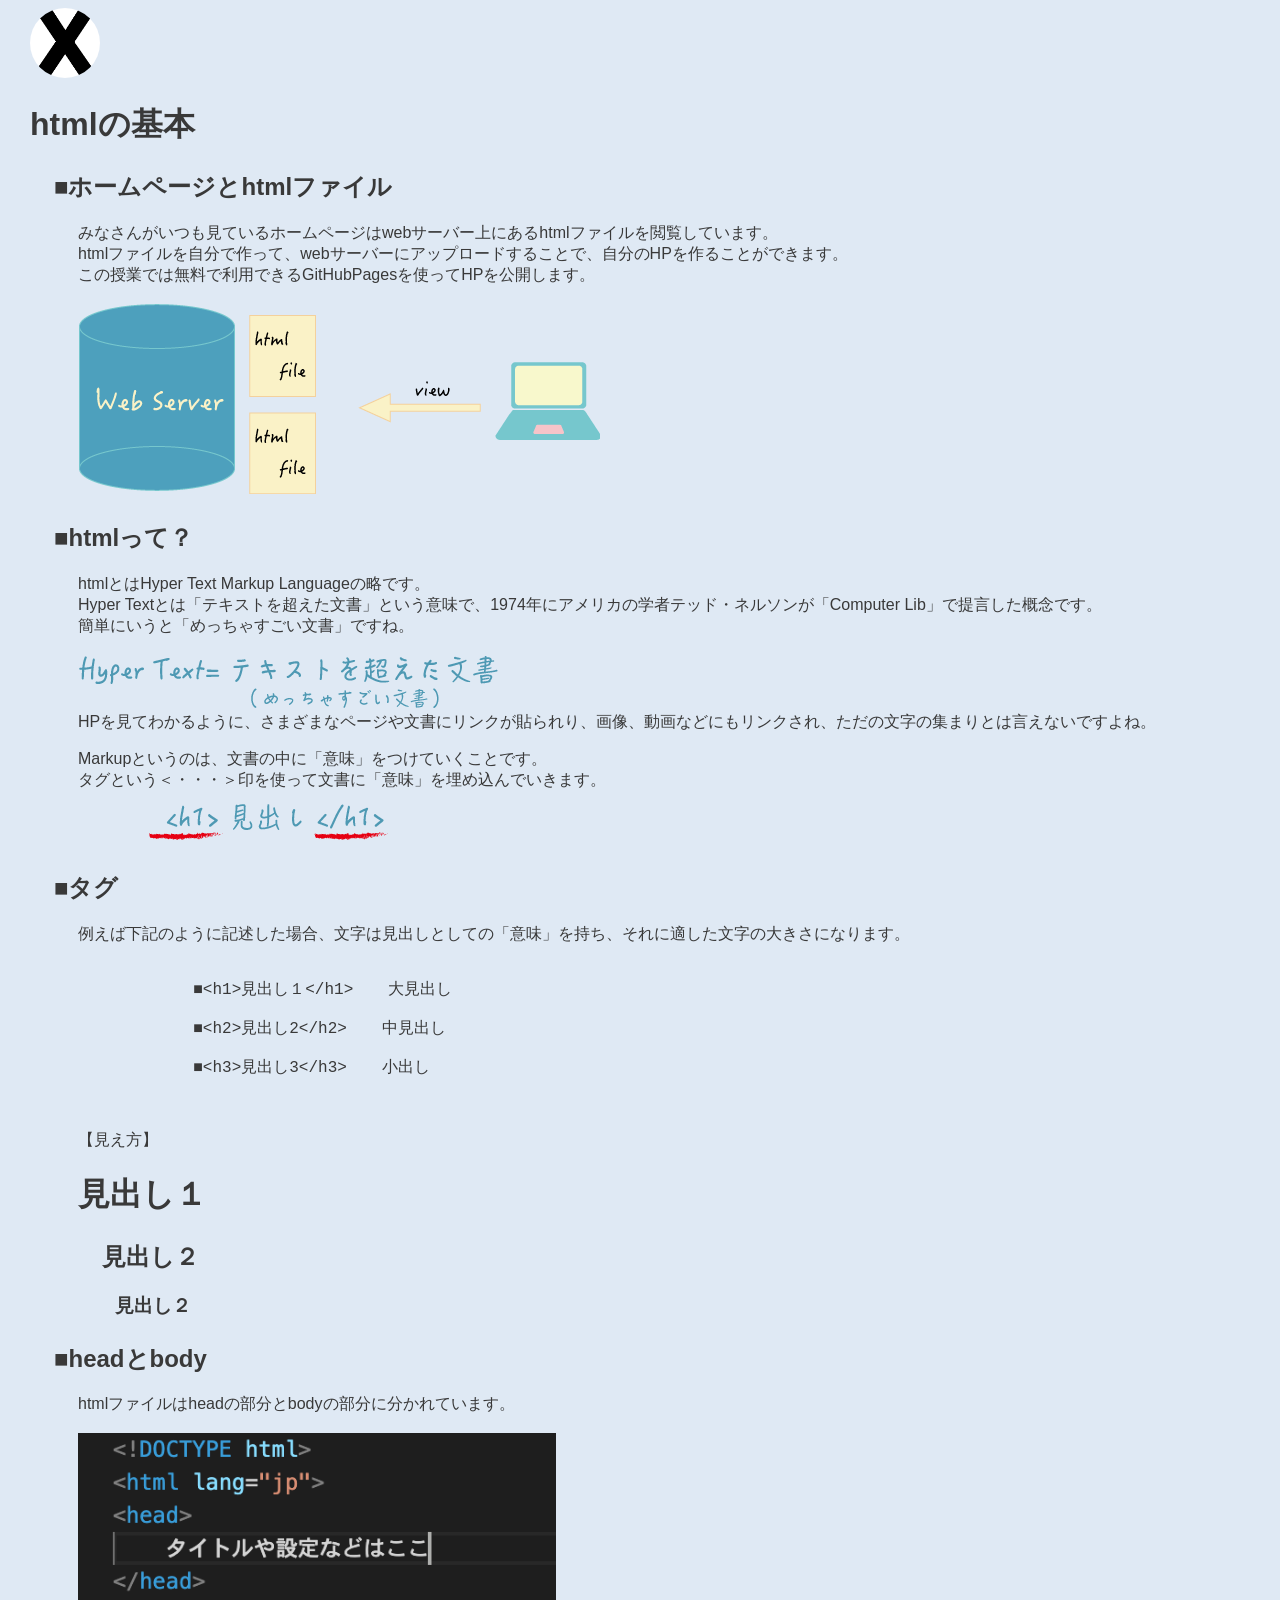
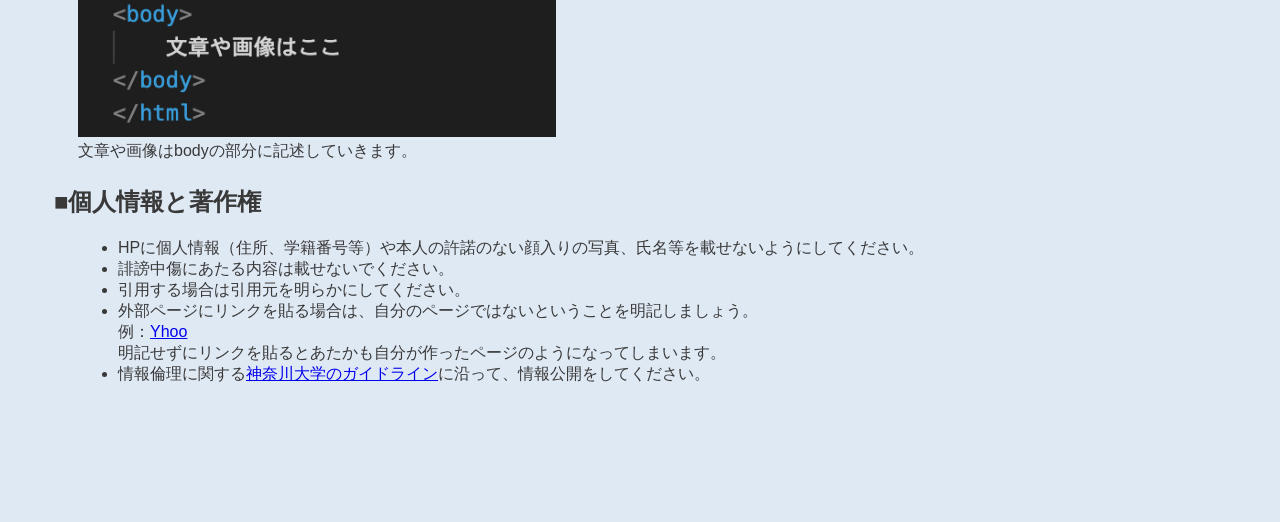
<file: de12/hp1.html>
<!DOCTYPE html>
<html lang="jp">
<head>
    <meta charset="UTF-8">
    <title>html_1</title>
    <link rel="stylesheet" href="./css/style.css">
    <link rel="shortcut icon" href="./images/xbp.ico">
</head>
<body>
    <logotohome>
    <a href="../index.html"><img src="./images/0_XBlogo.png" ></a>
    </logotohome>


    <h1>htmlの基本</h1>
    <h2>■ホームページとhtmlファイル</h2>
        <div>
            みなさんがいつも見ているホームページはwebサーバー上にあるhtmlファイルを閲覧しています。<br>
            htmlファイルを自分で作って、webサーバーにアップロードすることで、自分のHPを作ることができます。<br>
            この授業では無料で利用できるGitHubPagesを使ってHPを公開します。<br><br>
            <img src="./images/webserver_html.png">
        </div>
    <h2>■htmlって？</h2>
    <div>
        htmlとはHyper Text Markup Languageの略です。<br>
        Hyper Textとは「テキストを超えた文書」という意味で、1974年にアメリカの学者テッド・ネルソンが「Computer Lib」で提言した概念です。<br>
        簡単にいうと「めっちゃすごい文書」ですね。<br><br>
        <img src="./images/hypertxt.png"><br>
        HPを見てわかるように、さまざまなページや文書にリンクが貼られり、画像、動画などにもリンクされ、ただの文字の集まりとは言えないですよね。
    </div>
    <div>
        
        Markupというのは、文書の中に「意味」をつけていくことです。<br>
        タグという＜・・・＞印を使って文書に「意味」を埋め込んでいきます。<br>
        <img src="./images/tag.png">

    </div>
    


    <h2>■タグ</h2>
    <div>
        例えば下記のように記述した場合、文字は見出しとしての「意味」を持ち、それに適した文字の大きさになります。<br>
        <xmp>
            ■<h1>見出し１</h1>    大見出し
    
            ■<h2>見出し2</h2>    中見出し
    
            ■<h3>見出し3</h3>    小出し
    
        </xmp>
        【見え方】
        <h1>見出し１</h1>
        <h2>見出し２</h2>
        <h3>見出し２</h3>

    </div>
    
    <h2>■headとbody</h2>
    <div>
    htmlファイルはheadの部分とbodyの部分に分かれています。<br><br>
        <img src="./images/htmlbasic.png" width="40%">
        <br>
        文章や画像はbodyの部分に記述していきます。
    </div>

    <h2>■個人情報と著作権</h2>
    <div>
        <ul>
            <li>HPに個人情報（住所、学籍番号等）や本人の許諾のない顔入りの写真、氏名等を載せないようにしてください。</li>
            <li>誹謗中傷にあたる内容は載せないでください。</li>
            <li>引用する場合は引用元を明らかにしてください。</li>
            <li>外部ページにリンクを貼る場合は、自分のページではないということを明記しましょう。<br>例：<a href="https://www.yahoo.co.jp/">Yhoo</a><br>
            明記せずにリンクを貼るとあたかも自分が作ったページのようになってしまいます。 </li>
            <li>情報倫理に関する<a href="https://www.kanagawa-u.ac.jp/sns/guideline/" target="_blank">神奈川大学のガイドライン</a>に沿って、情報公開をしてください。</li>
        </ul>
    
    </div>






    
<br>
<br>


</body>
</html>
</file>
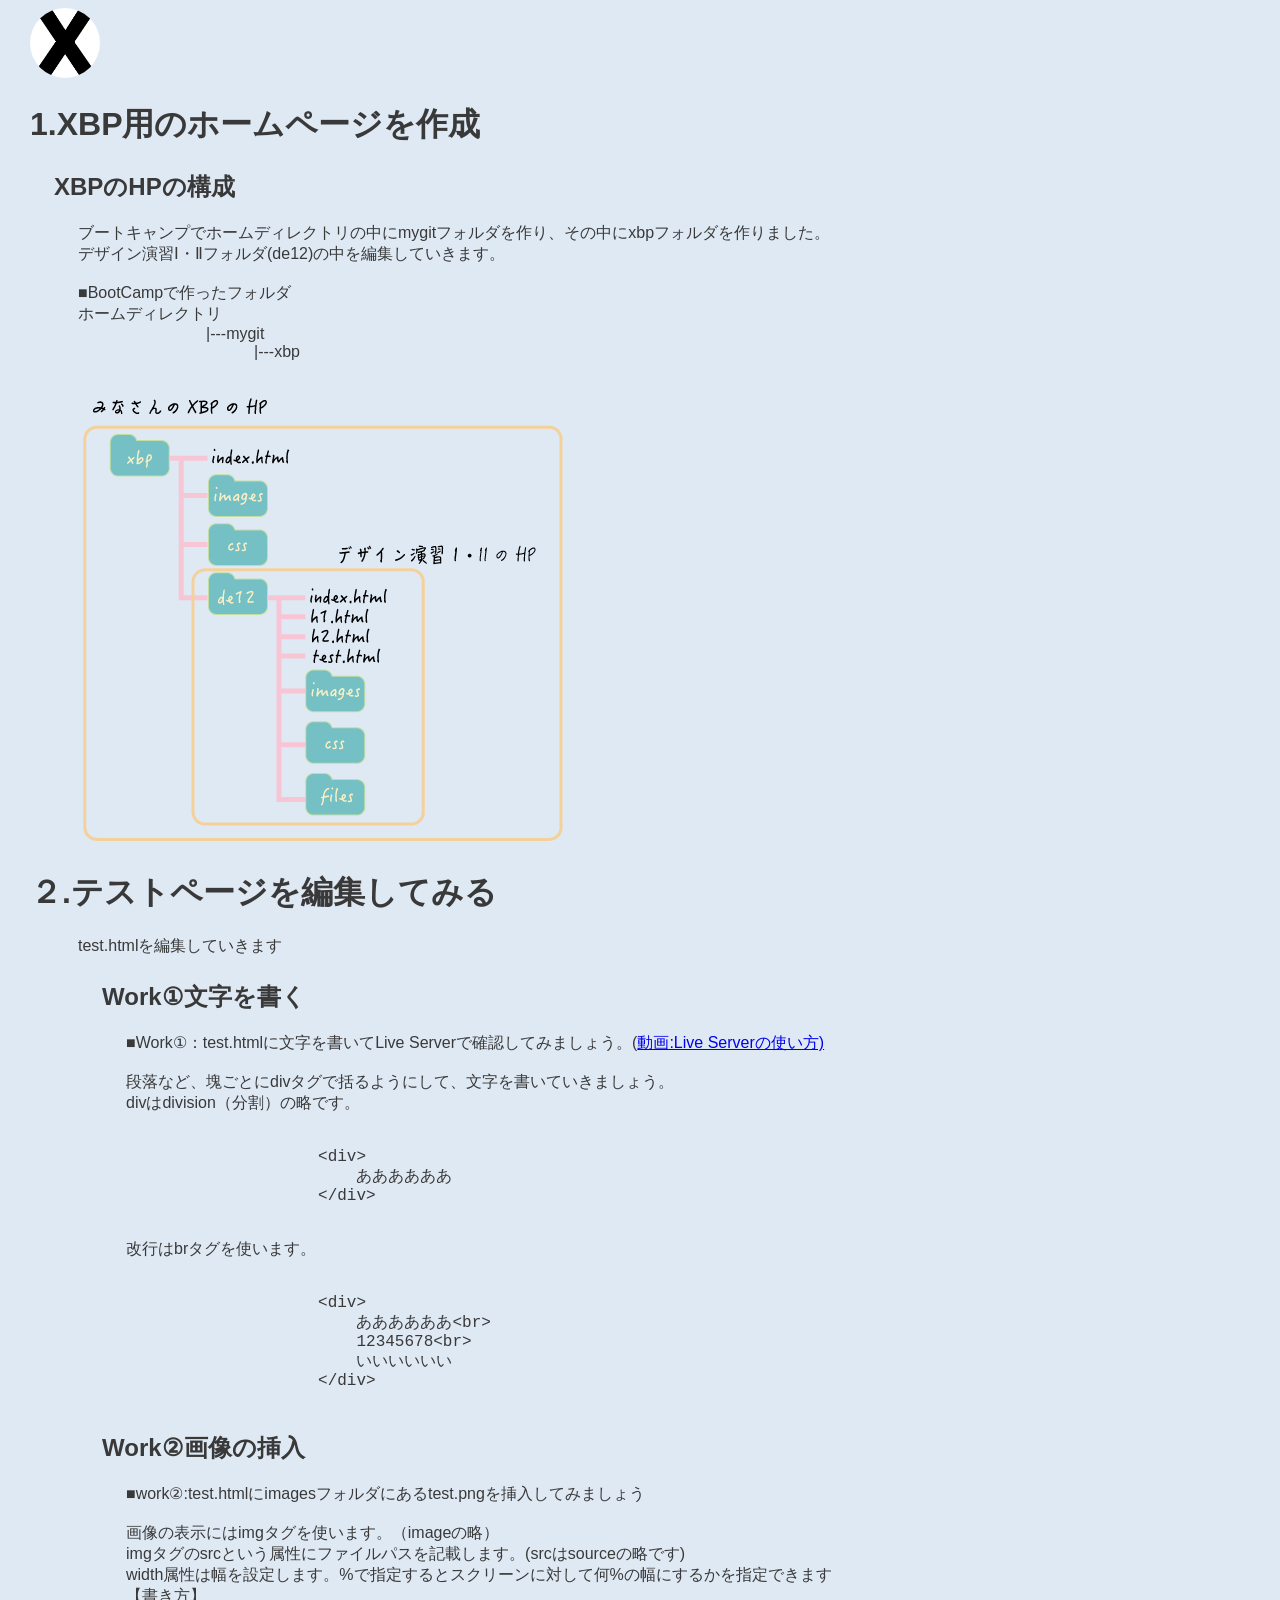
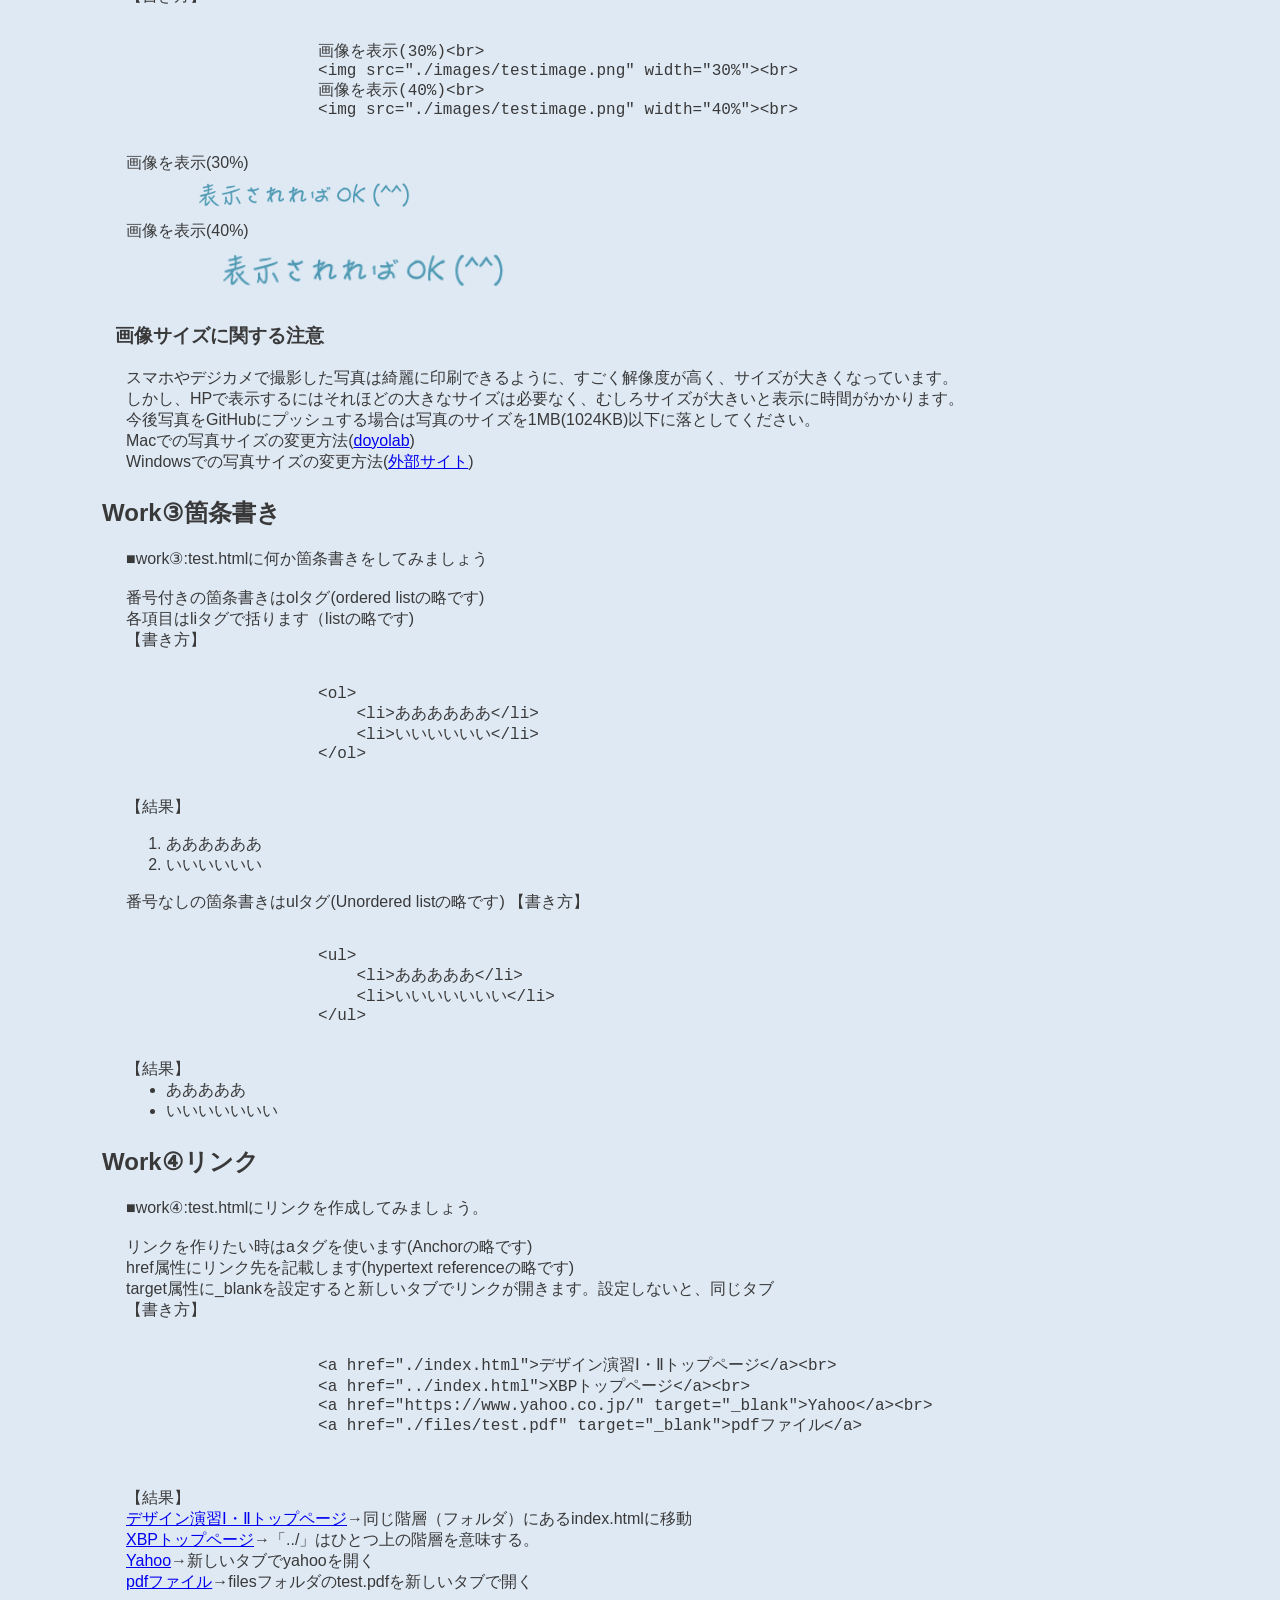
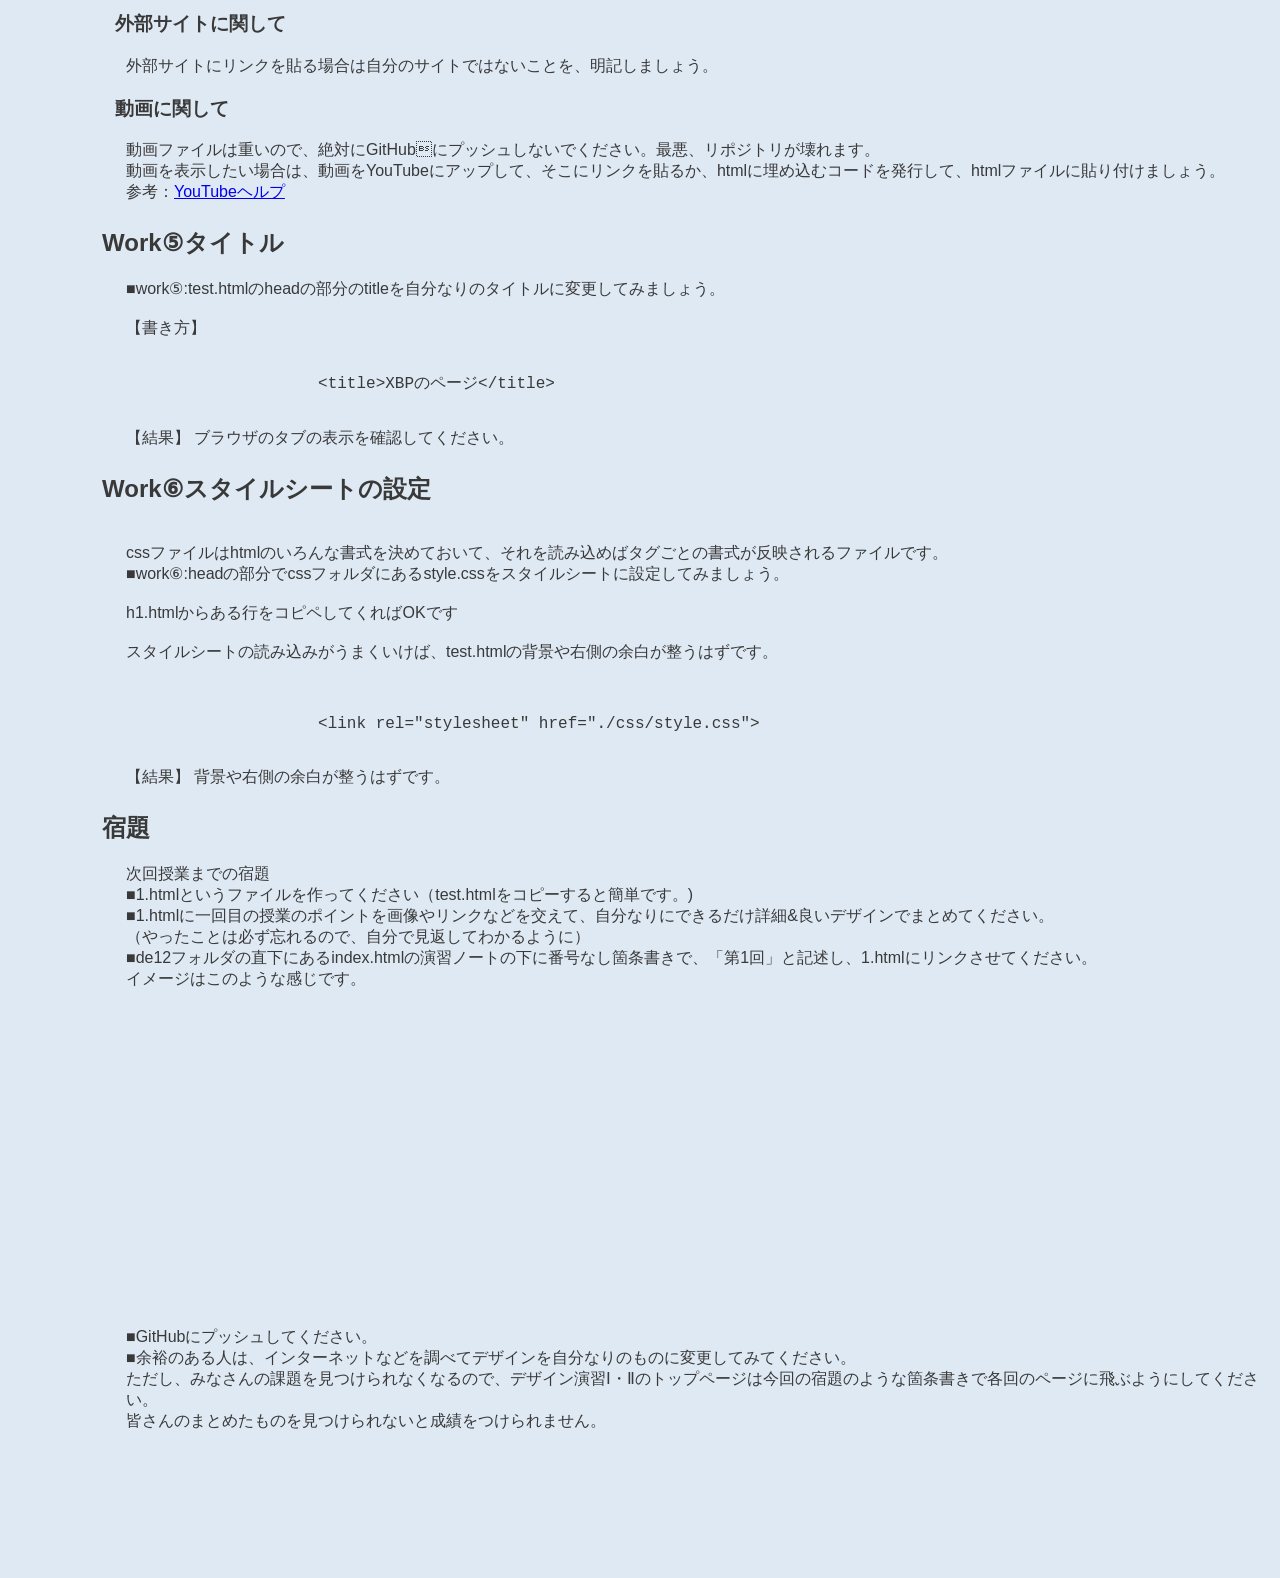
<file: de12/hp2.html>
<!DOCTYPE html>
<html lang="jp">
<head>
    <meta charset="UTF-8">
    <title>html_2</title>
    <link rel="stylesheet" href="./css/style.css">
    <link rel="shortcut icon" href="./images/xbp.ico">
</head>
<body>
    <logotohome>
    <a href="../index.html"><img src="./images/0_XBlogo.png" alt=""></a>
    </logotohome>

    
    <h1>1.XBP用のホームページを作成</h1>
        <h2>XBPのHPの構成</h2>
        <div>
            ブートキャンプでホームディレクトリの中にmygitフォルダを作り、その中にxbpフォルダを作りました。<br>
            デザイン演習Ⅰ・Ⅱフォルダ(de12)の中を編集していきます。<br><br>

            ■BootCampで作ったフォルダ<br>
            ホームディレクトリ<br>
            &emsp;&emsp;&emsp;&emsp;&emsp;&emsp;&emsp;&emsp;|---mygit<br>
            &emsp;&emsp;&emsp;&emsp;&emsp;&emsp;&emsp;&emsp;&emsp;&emsp;&emsp;|---xbp<br><br><br>
            
            
            <img src="images/samplefolder1.png">
                        
            
        </div>
       

    <h1>２.テストページを編集してみる</h1>
    <div>test.htmlを編集していきます
        <h2>Work①文字を書く</h2>
            <div>
                ■Work①：test.htmlに文字を書いてLive Serverで確認してみましょう。(<a href="https://youtu.be/DpFo8xBrLMc">動画:Live Serverの使い方)</a><br><br>
                段落など、塊ごとにdivタグで括るようにして、文字を書いていきましょう。<br>
                divはdivision（分割）の略です。<br>
                <xmp>
                    <div>
                        ああああああ
                    </div>
                </xmp>
                改行はbrタグを使います。
                <xmp>
                    <div>
                        ああああああ<br>
                        12345678<br>
                        いいいいいい
                    </div>
                </xmp>
            </div>
            <h2>Work②画像の挿入</h2>
            <div>
                ■work②:test.htmlにimagesフォルダにあるtest.pngを挿入してみましょう<br><br>
                画像の表示にはimgタグを使います。（imageの略）<br>
                imgタグのsrcという属性にファイルパスを記載します。(srcはsourceの略です)<br>
                width属性は幅を設定します。%で指定するとスクリーンに対して何%の幅にするかを指定できます<br>
                【書き方】
                <xmp>
                    画像を表示(30%)<br>
                    <img src="./images/testimage.png" width="30%"><br>
                    画像を表示(40%)<br>
                    <img src="./images/testimage.png" width="40%"><br>
                </xmp>

            </div>
            <div>
            画像を表示(30%)<br>
            <img src="./images/testimage.png" width="30%"><br>
            画像を表示(40%)<br>
            <img src="./images/testimage.png" width="40%"><br>
            
            </div>
            <h3>画像サイズに関する注意</h3>
            <diV>
                スマホやデジカメで撮影した写真は綺麗に印刷できるように、すごく解像度が高く、サイズが大きくなっています。<br>
                しかし、HPで表示するにはそれほどの大きなサイズは必要なく、むしろサイズが大きいと表示に時間がかかります。<br>
                今後写真をGitHubにプッシュする場合は写真のサイズを1MB(1024KB)以下に落としてください。<br>
                Macでの写真サイズの変更方法(<a href="https://doyodoyo.github.io/doyolab/03photomemo.html" target="_blank">doyolab</a>)<br>
                Windowsでの写真サイズの変更方法(<a href="https://office-hack.com/windows/windows10-image-resize/" target="_blank">外部サイト</a>)

            </diV>

            <h2>Work③箇条書き</h2>

            <div>
                ■work③:test.htmlに何か箇条書きをしてみましょう<br><br>
                番号付きの箇条書きはolタグ(ordered listの略です)<br>
                各項目はliタグで括ります（listの略です)<br>
                【書き方】
                <xmp>
                    <ol>
                        <li>ああああああ</li>
                        <li>いいいいいい</li>
                    </ol>
                </xmp>
                【結果】
                <ol>
                    <li>ああああああ</li>
                    <li>いいいいいい</li>
                </ol>
            </div>
            <div>
                番号なしの箇条書きはulタグ(Unordered listの略です)
                【書き方】
                <xmp>
                    <ul>
                        <li>あああああ</li>
                        <li>いいいいいいい</li>
                    </ul>
                </xmp>
                【結果】
                <ul>
                    <li>あああああ</li>
                    <li>いいいいいいい</li>
                </ul>

            </div>
            <h2>Work④リンク</h2>
            <div>
                ■work④:test.htmlにリンクを作成してみましょう。<br><br>
                リンクを作りたい時はaタグを使います(Anchorの略です)<br>
                href属性にリンク先を記載します(hypertext referenceの略です)<br>
                target属性に_blankを設定すると新しいタブでリンクが開きます。設定しないと、同じタブ<br>
                【書き方】
                <xmp>
                    <a href="./index.html">デザイン演習Ⅰ・Ⅱトップページ</a><br>
                    <a href="../index.html">XBPトップページ</a><br>
                    <a href="https://www.yahoo.co.jp/" target="_blank">Yahoo</a><br>
                    <a href="./files/test.pdf" target="_blank">pdfファイル</a>

                </xmp>
                【結果】<br>
                <a href="./index.html">デザイン演習Ⅰ・Ⅱトップページ</a>→同じ階層（フォルダ）にあるindex.htmlに移動<br>
                <a href="../index.html">XBPトップページ</a>→「../」はひとつ上の階層を意味する。<br>
                <a href="https://www.yahoo.co.jp/" target="_blank">Yahoo</a>→新しいタブでyahooを開く<br>
                <a href="./files/test.pdf" target="_blank">pdfファイル</a>→filesフォルダのtest.pdfを新しいタブで開く<br>
            </div>
            <h3>外部サイトに関して</h3>
            <div>
                外部サイトにリンクを貼る場合は自分のサイトではないことを、明記しましょう。
            </div>
            <h3>動画に関して</h3>
            <div>
            動画ファイルは重いので、絶対にGitHubにプッシュしないでください。最悪、リポジトリが壊れます。<br>
            動画を表示したい場合は、動画をYouTubeにアップして、そこにリンクを貼るか、htmlに埋め込むコードを発行して、htmlファイルに貼り付けましょう。<br>
            参考：<a href="https://support.google.com/youtube/answer/171780?hl=ja" target="_blank">YouTubeヘルプ</a>
            </div>
            <h2>Work⑤タイトル</h2>
            <div>
                ■work⑤:test.htmlのheadの部分のtitleを自分なりのタイトルに変更してみましょう。<br><br>
                【書き方】
                <xmp>
                    <title>XBPのページ</title>
                </xmp>
                【結果】
                ブラウザのタブの表示を確認してください。
            </div>

            <h2>Work⑥スタイルシートの設定</h2>
            <div>
                <br>cssファイルはhtmlのいろんな書式を決めておいて、それを読み込めばタグごとの書式が反映されるファイルです。<br>
                ■work⑥:headの部分でcssフォルダにあるstyle.cssをスタイルシートに設定してみましょう。<br><br>
                h1.htmlからある行をコピペしてくればOKです<br>
                
                <br>スタイルシートの読み込みがうまくいけば、test.htmlの背景や右側の余白が整うはずです。
                <br><br>
                <xmp>
                    <link rel="stylesheet" href="./css/style.css">
                </xmp>
                【結果】
                背景や右側の余白が整うはずです。
            </div>

            <h2>宿題</h2>
            <div>
                次回授業までの宿題<br>
                ■1.htmlというファイルを作ってください（test.htmlをコピーすると簡単です。)<br>
                ■1.htmlに一回目の授業のポイントを画像やリンクなどを交えて、自分なりにできるだけ詳細&良いデザインでまとめてください。<br>
                （やったことは必ず忘れるので、自分で見返してわかるように）<br>
                ■de12フォルダの直下にあるindex.htmlの演習ノートの下に番号なし箇条書きで、「第1回」と記述し、1.htmlにリンクさせてください。<br>
                
                イメージはこのような感じです。<br>
                <iframe width="560" height="315" src="https://www.youtube.com/embed/QmtEP_GOFp0" title="YouTube video player" frameborder="0" allow="accelerometer; autoplay; clipboard-write; encrypted-media; gyroscope; picture-in-picture" allowfullscreen></iframe>
                <br><br>
                ■GitHubにプッシュしてください。<br>

                ■余裕のある人は、インターネットなどを調べてデザインを自分なりのものに変更してみてください。<br>
                ただし、みなさんの課題を見つけられなくなるので、デザイン演習Ⅰ・Ⅱのトップページは今回の宿題のような箇条書きで各回のページに飛ぶようにしてください。<br>
                皆さんのまとめたものを見つけられないと成績をつけられません。
            </div>

    </div>
    
<br>
<br>


</body>
</html>
</file>
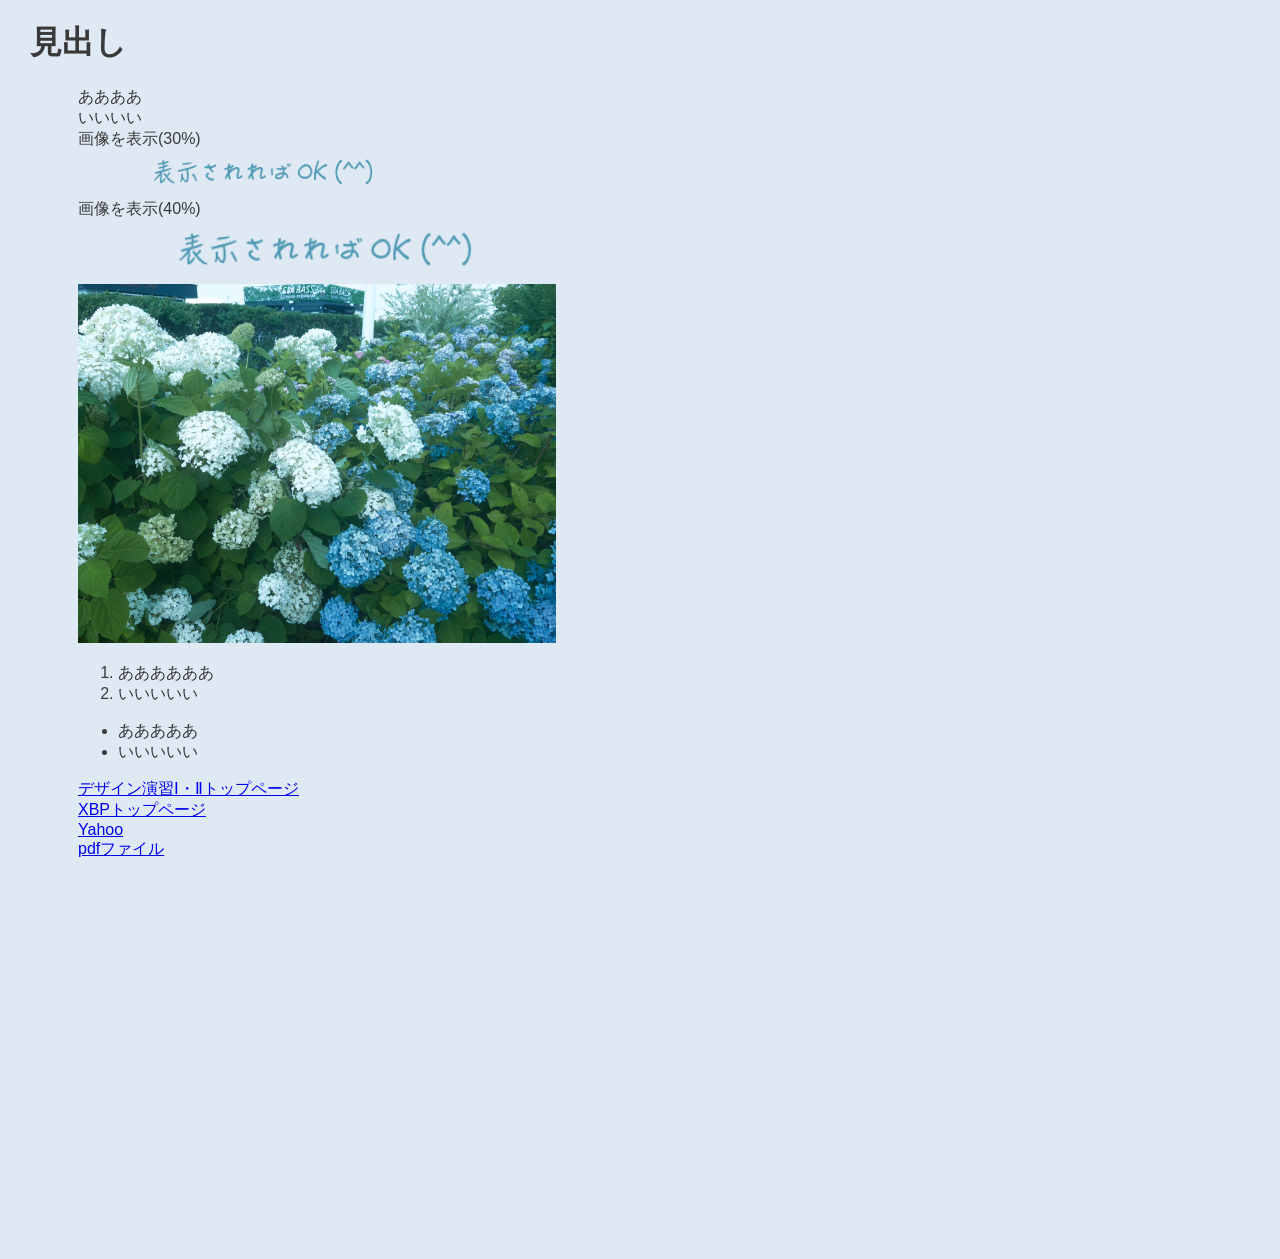
<file: de12/test.html>
<!DOCTYPE html>
<html lang="jp">
<head>
    <!-- ⑥↓タイトルを変えてみよう -->
    <title>mitsukiのテストページ</title>
    <!-- ⑤スタイルシートの設定をしよう -->
     <!-- h1.htmlからある行をコピペしてくればOK -->
       <link rel="stylesheet" href="css/style.css">
</head>
<body>
    <h1>見出し</h1>
    <!-- 塊ごとにdivタグで区切るようにしましょう。 -->
    <div>
         <!-- ①↓に文字を書いてみよう -->
ああああ<br>
いいいい<br>
         <!-- ②↓に画像（imagesフォルダにあるtest.png）を挿入してみよう -->
画像を表示(30%)<br>
<img src="./images/testimage.png" width="30%"><br>
画像を表示(40%)<br>
<img src="./images/testimage.png" width="40%"><br>
<img src="./images/S__28008451.jpg" width="40%"><br>
         <!-- ③↓に箇条書きをしてみよう -->
<ol>
     <li>ああああああ</li>
      <li>いいいいい</li>
</ol>
<ul>
    <li>あああああ</li>
    <li>いいいいい</li>
</ul>
         <!-- ④↓に外部リンクを作ってみよう -->
<a href="index.html">デザイン演習Ⅰ・Ⅱトップページ</a><br>
<a href="../index.html">XBPトップページ</a><br>
<a href="https://www.yahoo.co.jp/" target="_blank">Yahoo</a><br>
<a href="files/test.pdf" target="_blan">pdfファイル</a><br>
<iframe width="560" height="315" src="https://www.youtube.com/embed/SEeSt-gbNSk?si=v_H4FPe0Ggm46Nsi" title="YouTube video player" frameborder="0" allow="accelerometer; autoplay; clipboard-write; encrypted-media; gyroscope; picture-in-picture; web-share" referrerpolicy="strict-origin-when-cross-origin" allowfullscreen></iframe><br>

    </div>

</body>
</html>
</file>
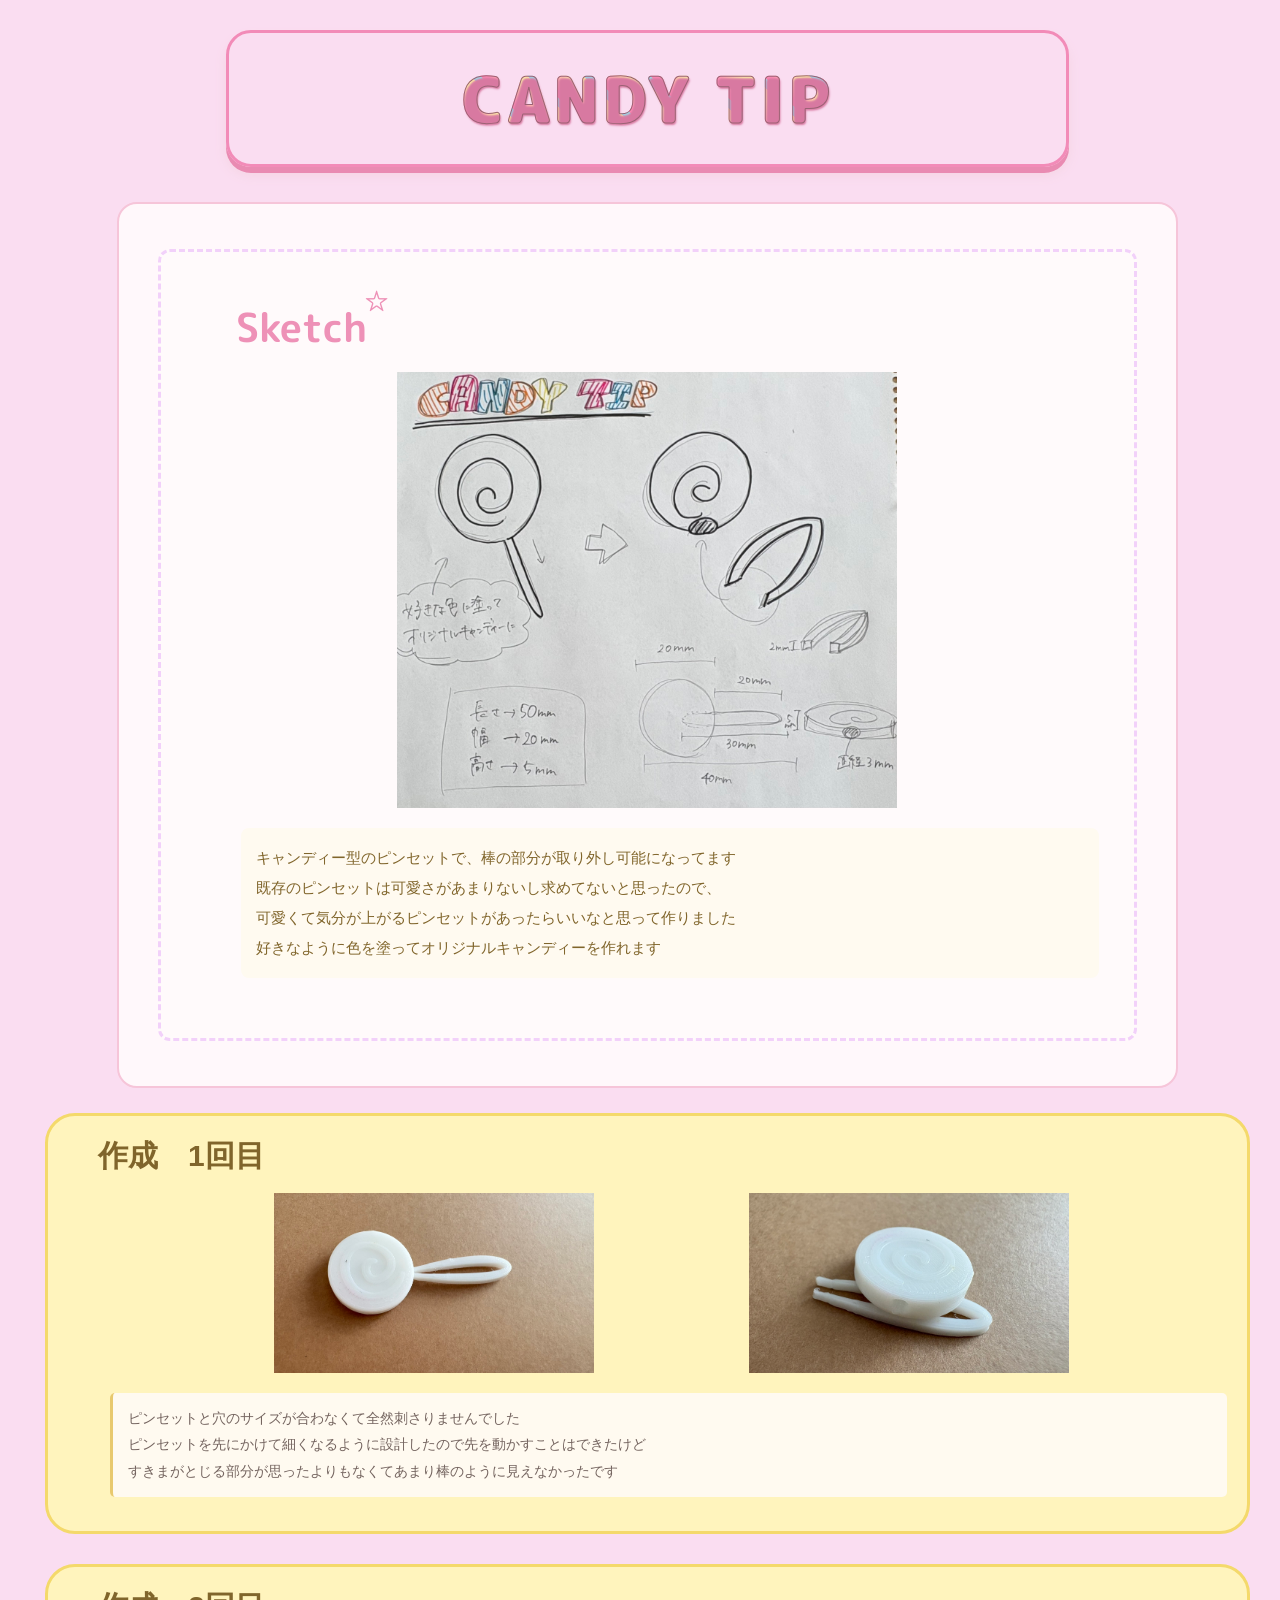
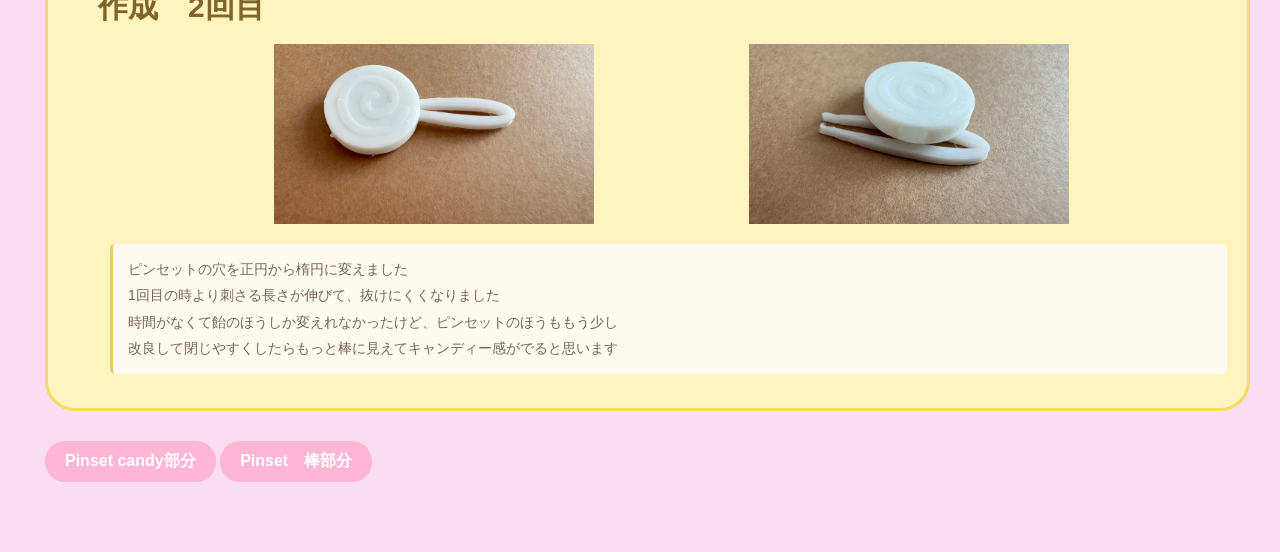
<file: digi_fab/3.html>
<!DOCTYPE html>
<html lang="jp">
<head>
    <meta charset="UTF-8">
    <title>pinset</title>

    <link href="https://fonts.googleapis.com/css2?family=Baloo+2:wght@400;700;800&display=swap" rel="stylesheet">
       <link rel="stylesheet" href="css/style.css">
</head>
<body>
    <h1 class="candy-title">CANDY  TIP</h1> 

    <section class="sketch">
    <div class="star-frame">

 <h2 class="sketch-title">
    Sketch
    <span class="title-star">☆</span>
</h2>
<img src="./images/sketch pinset.jpg" alt="sketch">

<p class="sketch-description">
キャンディー型のピンセットで、棒の部分が取り外し可能になってます<br>
既存のピンセットは可愛さがあまりないし求めてないと思ったので、<br>
可愛くて気分が上がるピンセットがあったらいいなと思って作りました<br>
好きなように色を塗ってオリジナルキャンディーを作れます<br>
</p>
</div>
</section>

<section class="process">
<h2>作成　1回目</h2>
<div class="photos">
<img src="./images/print1.jpg" alt="作成1回目の写真1">
<img src="./images/print2.jpg" alt="作成1回目の写真2">
</div>
<p class="process-description">
    ピンセットと穴のサイズが合わなくて全然刺さりませんでした<br>
    ピンセットを先にかけて細くなるように設計したので先を動かすことはできたけど<br>
    すきまがとじる部分が思ったよりもなくてあまり棒のように見えなかったです<br>
    
</p>
</section>

<section class="process">
<h2>作成　2回目</h2>
<div class="photos">
<img src="./images/print3.jpg" alt="作成2回目の写真1">
<img src="./images/print4.jpg" alt="作成2回目の写真2">
</div>
<p class="process-description">
    ピンセットの穴を正円から楕円に変えました<br>
    1回目の時より刺さる長さが伸びて、抜けにくくなりました<br>
    時間がなくて飴のほうしか変えれなかったけど、ピンセットのほうももう少し<br>
    改良して閉じやすくしたらもっと棒に見えてキャンディー感がでると思います<br>
    
</p>
</section>
<a href="./files/pimset1.stl"
   download
   class="stl-link">
    Pinset candy部分
</a>
<a href="./files/pinset2.stl"
   download
   class="stl-link">
    Pinset　棒部分

</a>
</body>
</html>
</file>
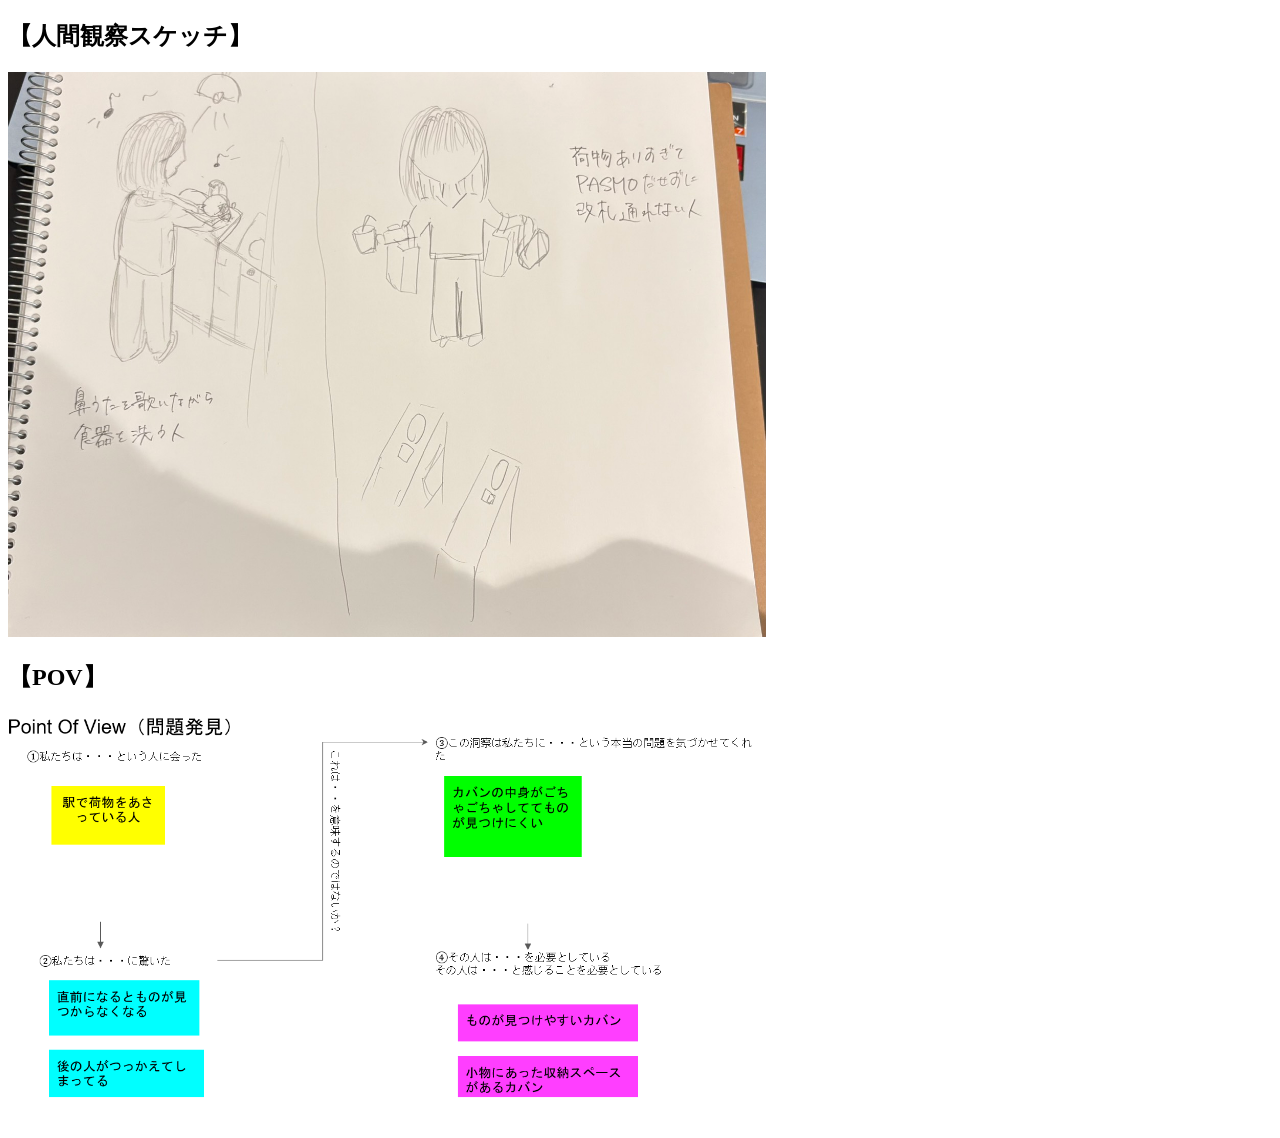
<file: digi_fab/5.html>
<!DOCTYPE html>
<html lang="jp">
<head>
    <meta charset="UTF-8">
    <title>Desighn for Others</title>

    <link href="https://fonts.googleapis.com/css2?family=Baloo+2:wght@400;700;800&display=swap" rel="stylesheet">
       
</head>

<body>
  <h2>【人間観察スケッチ】</h2>
<img src="./images/人間観察.jpg" width="60%">

<h2>【POV】</h2>
<img src="./images/スクリーンショット 2026-11-19 105823.png" width="60%">
</body>
</html>
</file>
<file: css/style.css>
@charset "utf-8";
/* 冒頭でimport */
@import url('https://fonts.googleapis.com/css?family=Raleway:700&display=swap');
@import url('https://fonts.googleapis.com/css?family=M+PLUS+Rounded+1c:400,700&display=swap&subset=japanese');
/* フォントを指定したいところで */



/* ===== 全体 ===== */
* {
    box-sizing: border-box;
}

html {
    scroll-behavior: smooth;
}

body {
    margin: 0;
    font-family: 'DM Sans', 'M PLUS Rounded 1c', sans-serif;
    color: #294B6A;
    background: #EAF4FC;
    line-height: 1.7;
}

a {
    color: inherit;
    text-decoration: none;
}

/* ===== ヘッダー：青いチェック柄 ===== */
.hero {
    min-height: 280px;
    padding: 32px 6%;
    display: flex;
    align-items: center;
    justify-content: center;
    position: relative;
    overflow: hidden;

    background-color: #EAF4FC;
    background-image:
        repeating-linear-gradient(
            0deg,
            transparent 0px,
            transparent 38px,
            #B7D8F2 39px,
            #B7D8F2 41px
        ),
        repeating-linear-gradient(
            90deg,
            transparent 0px,
            transparent 38px,
            #B7D8F2 39px,
            #B7D8F2 41px
        );
    background-size: 40px 40px;
}

.logo {
    position: absolute;
    top: 24px;
    left: 5%;
    display: block;
    transition: transform 0.3s ease;
}

.logo:hover {
    transform: rotate(-8deg) scale(1.05);
}

.logo img {
    display: block;
    width: 58px;
    height: 58px;
    object-fit: contain;
    border-radius: 50%;
}

.hero-title {
    width: fit-content;
    max-width: 100%;
    text-align: center;
    padding: 24px 36px;
    background: rgba(255, 255, 255, 0.88);
    border: 1px solid rgba(255, 255, 255, 0.9);
    border-radius: 24px;
    box-shadow: 0 8px 24px rgba(67, 113, 153, 0.10);
    animation: fade-up 0.8s ease both;
}

.hero-small {
    margin: 0 0 8px;
    color: #6094C3;
    font-size: 11px;
    letter-spacing: 0.2em;
}

.hero-title h1 {
    margin: 0;
    color: #285B87;
    font-size: clamp(25px, 4vw, 46px);
    font-weight: 700;
    letter-spacing: -0.04em;
}

.hero-name {
    margin: 8px 0 0;
    color: #7297B7;
    font-size: 11px;
    letter-spacing: 0.18em;
}

/* ===== CONTENTS：案内表示 ===== */
.contents-heading {
    padding: 24px 0;
    background: #FFFFFF;
    border-top: 1px solid #D9E7F2;
    border-bottom: 1px solid #D9E7F2;
    overflow: hidden;
}


.ticker {
    width: 100%;
    overflow: hidden;
    background: #214D73;
    color: #FFFFFF;
    padding: 13px 0;
}

.ticker-track {
    display: flex;
    width: max-content;
    animation: ticker-scroll 18s linear infinite;
    will-change: transform;
}

.ticker-group {
    display: flex;
    align-items: center;
    flex-shrink: 0;
    gap: 100px;
    padding-right: 100px;
}

.ticker-group span {
    flex-shrink: 0;
    white-space: nowrap;
    font-size: clamp(20px, 3vw, 30px);
    font-weight: 700;
    letter-spacing: 0.12em;
}

.ticker-star {
    color: #A8DFFF;
}

@keyframes ticker-scroll {
    from {
        transform: translateX(0);
    }
    to {
        transform: translateX(-50%);
    }
}


/* ===== 授業一覧：薄水色の背景 ===== */
.works {
    min-height: 480px;
    padding: 48px 7% 24px;
    background: #EAF4FC;
}

.works-intro {
    margin: 0 auto 30px;
    max-width: 1000px;
    animation: fade-up 0.8s 0.15s ease both;
}

.section-label {
    margin: 0 0 4px;
    color: #709DC2;
    font-size: 11px;
    font-weight: 700;
    letter-spacing: 0.2em;
}

.works-intro h2 {
    margin: 0;
    font-size: clamp(28px, 4vw, 40px);
    letter-spacing: -0.04em;
}

.works-intro > p:last-child {
    margin: 8px 0 0;
    color: #718BA2;
    font-size: 14px;
}

/* ===== 角丸カード ===== */
.card-list {
    max-width: 1000px;
    margin: 0 auto;
    display: grid;
    grid-template-columns: 1fr;
    gap: 18px;
}

.work-card {
    min-height: 150px;
    display: flex;
    align-items: center;
    gap: 24px;
    padding: 26px 30px;
    background: #FFFFFF;
    border: 1px solid rgba(180, 210, 235, 0.5);
    border-radius: 24px;
    box-shadow: 0 5px 18px rgba(65, 110, 150, 0.07);
    transition:
        transform 0.3s ease,
        box-shadow 0.3s ease,
        border-color 0.3s ease;
    animation: fade-up 0.7s ease both;
}

.work-card:nth-child(2) {
    animation-delay: 0.12s;
}

.work-card:hover {
    transform: translateY(-5px);
    box-shadow: 0 12px 28px rgba(65, 110, 150, 0.14);
    border-color: #B5D6F0;
}

.card-number {
    width: 66px;
    height: 66px;
    flex-shrink: 0;
    display: grid;
    place-items: center;
    background: #E3F0FB;
    border-radius: 20px;
    color: #397DB4;
    font-size: 23px;
    font-weight: 700;
}

.card-content {
    flex: 1;
    min-width: 0;
}

.card-label {
    margin: 0 0 3px;
    color: #7CA3C4;
    font-size: 10px;
    font-weight: 700;
    letter-spacing: 0.2em;
}

.card-content h3 {
    margin: 0;
    color: #294F70;
    font-size: clamp(17px, 2.5vw, 25px);
    overflow-wrap: anywhere;
}

.card-japanese {
    margin: 4px 0 0;
    color: #7A91A5;
    font-size: 13px;
}

.card-arrow {
    flex-shrink: 0;
    width: 40px;
    height: 40px;
    display: grid;
    place-items: center;
    background: #F0F7FC;
    border-radius: 50%;
    color: #397DB4;
    font-size: 22px;
    transition:
        transform 0.3s ease,
        background 0.3s ease;
}

.work-card:hover .card-arrow {
    transform: translate(3px, -3px);
    background: #DCECF9;
}

/* ===== フッター ===== */
footer {
    max-width: 1000px;
    margin: 48px auto 0;
    padding: 20px 0 8px;
    display: flex;
    justify-content: space-between;
    gap: 12px;
    border-top: 1px solid #D2E4F3;
    color: #84A2BC;
    font-size: 10px;
    letter-spacing: 0.12em;
}

footer p {
    margin: 0;
}

/* ===== 登場アニメーション ===== */
@keyframes fade-up {
    from {
        opacity: 0;
        transform: translateY(18px);
    }
    to {
        opacity: 1;
        transform: translateY(0);
    }
}

/* ===== スマートフォン対応 ===== */
@media (max-width: 600px) {
    .hero {
        min-height: 250px;
        padding: 85px 16px 30px;
    }

    .logo {
        top: 15px;
        left: 16px;
    }

    .logo img {
        width: 44px;
        height: 44px;
    }

    .hero-title {
        padding: 22px 16px;
        border-radius: 20px;
    }

    .contents-heading {
        padding: 16px 0;
    }

    .works {
        padding: 36px 18px 20px;
    }

    .work-card {
        gap: 14px;
        padding: 20px 16px;
        min-height: 125px;
        border-radius: 20px;
    }

    .card-number {
        width: 48px;
        height: 48px;
        border-radius: 15px;
        font-size: 18px;
    }

    .card-arrow {
        width: 32px;
        height: 32px;
    }

    footer {
        flex-direction: column;
        margin-top: 36px;
    }
}

/* 動きを控えたい人向け */
@media (prefers-reduced-motion: reduce) {
    *,
    *::before,
    *::after {
        animation-duration: 0.01ms !important;
        animation-iteration-count: 1 !important;
        scroll-behavior: auto !important;
        transition-duration: 0.01ms !important;
    }
}
</file>
<file: de12/css/de12.css>
/* ===== 全体 ===== */
* {
  box-sizing: border-box;
}

body {
  margin: 0;
  padding: 28px 4%;
  background: #fff8dc;
  color: #55443a;
  font-family: "Zen Maru Gothic", sans-serif;
}

a {
  color: inherit;
  text-decoration: none;
}

.logo img {
  width: 82px;
  height: auto;
  display: block;
  margin-bottom: 42px;
}

/* ===== メインタイトル ===== */
.page-header h1 {
  font-size: clamp(28px, 3.2vw, 42px);
  font-weight: 700;
  letter-spacing: 0.04em;
  margin: 0 0 48px;
}

.page-header h1::after {
  content: "";
  display: block;
  width: 100px;
  height: 4px;
  margin-top: 18px;
  border-radius: 10px;
  background: #edc65c;
}

/* ===== セクション見出し ===== */
section h2 {
  font-size: 25px;
  font-weight: 500;
  margin: 0 0 30px;
}

.html-section {
  margin-bottom: 58px;
}

/* ===== HTMLリンク：横長3列 ===== */
.html-links {
  display: grid;
  grid-template-columns: repeat(3, minmax(0, 1fr));
  gap: 22px;
}

.html-link {
  min-height: 104px;
  padding: 20px 24px;
  display: flex;
  align-items: center;
  gap: 18px;

  background: #fffdf5;
  border: 2px solid #f3df9d;
  border-radius: 15px;

  font-size: 18px;
  font-weight: 700;

  /* 浮き上がり効果はつけない */
  transition: background-color 0.2s ease;
}

.link-icon {
  flex-shrink: 0;
  width: 48px;
  height: 48px;
  display: grid;
  place-items: center;
  border-radius: 50%;
  background: #fff1c4;
  color: #bd9132;
  font-size: 19px;
}

.arrow {
  margin-left: auto;
  color: #dfb747;
  font-size: 30px;
  line-height: 1;
}

.html-link:hover {
  background: #fff6d9;
}

/* ===== 演習ノート一覧 ===== */
.notes-section h2::after {
  content: "";
  display: block;
  width: 76px;
  height: 4px;
  margin-top: 12px;
  border-radius: 10px;
  background: #edc65c;
}

.notes-grid {
  display: grid;
  grid-template-columns: repeat(3, minmax(0, 1fr));
  gap: 24px;
}

.note-card {
  display: block;
  min-width: 0;
  padding: 14px;
  border-radius: 20px;
  background: #fffdf7;
  box-shadow: 0 6px 18px #92764412;

  transition:
    transform 0.3s ease,
    box-shadow 0.3s ease;
}

.note-card:hover {
  transform: translateY(-8px);
  box-shadow: 0 14px 28px #92764425;
}

.note-image {
  height: 180px;
  border-radius: 14px;
  display: grid;
  place-items: center;
  overflow: hidden;
  background: #fbefe0;
}

.note-image span {
  font-size: 56px;
  font-weight: 700;
  color: #e4c66e;
  opacity: 0.75;
}

.note-one {
  background: linear-gradient(135deg, #f8e7d9, #fff5d8);
}

.note-two {
  background: linear-gradient(135deg, #e9eee0, #f8e6d9);
}

.note-THREE {
  background: linear-gradient(135deg, #f1f5b7, #f6dfbd);
}

.note-FOUR {
  background: linear-gradient(135deg, #efd1de, #f8efea);
}
.note-five {
  background: linear-gradient(135deg, #eff8ee, #f8f1d4);
}

.note-info {
  display: flex;
  align-items: center;
  padding: 6px 8px 2px;
}

.note-info h3 {
  margin: 12px 0 4px;
  font-size: 22px;
  font-weight: 700;
}

.note-empty {
  display: flex;
  flex-direction: column;
  justify-content: center;
  align-items: center;
  min-height: 240px;
  color: #a18a72;
}

.empty-symbol {
  width: 64px;
  height: 64px;
  display: grid;
  place-items: center;
  border-radius: 50%;
  background: #fff1c4;
  color: #d3ad49;
  font-size: 36px;
}

.note-empty p {
  font-size: 15px;
}

/* ===== フッター ===== */
footer {
  margin-top: 64px;
  padding-bottom: 20px;
  color: #ad987a;
  font-size: 12px;
  letter-spacing: 0.15em;
}

/* ===== スマホ対応 ===== */
@media (max-width: 760px) {
  body {
    padding: 22px 5%;
  }

  .html-links,
  .notes-grid {
    grid-template-columns: 1fr;
    gap: 14px;
  }

  .html-link {
    min-height: 86px;
  }

  .note-image {
    height: 160px;
  }
}
</file>
<file: digi_fab/css/degi_fab.css>
/* デジタルファブリケーション一覧ページ専用 */

body {
  background-color: #f6e9ee;
  color: #382f33;
}

/* 作品カードの並び */
.works {
  display: grid;
  grid-template-columns: repeat(3, minmax(0, 1fr));
  gap: 28px;
  margin: 30px 0;
}

/* 作品カード */
.work-card {
  display: block;
  padding: 16px;
  background: #fffdf9;
  color: #382f33;
  text-decoration: none;
  border-radius: 18px;
  border: 1px solid #ead9e0;
  box-shadow: 0 4px 10px #65405212;
  transition: transform 0.3s ease,
              box-shadow 0.3s ease;
}

/* カーソルを合わせると浮き上がる */
.work-card:hover {
  transform: translateY(-8px);
  box-shadow: 0 14px 28px #65405225;
}

/* 作品の写真 */
.work-card img {
  width: 100%;
  aspect-ratio: 4 / 3;
  object-fit: cover;
  border-radius: 12px;
}

.work-card h3 {
  margin: 14px 0 8px;
  font-size: 17px;
}

.work-card p {
  color: #a17b8d;
  font-size: 13px;
}

@media (max-width: 700px) {
  .works {
    grid-template-columns: repeat(2, minmax(0, 1fr));
  }
}
/* かわいい丸みのあるフォント */
body {
  font-family: "Zen Maru Gothic", sans-serif;
  background-color: #f7eaf0;
  color: #44333b;
}

/* タイトル */
.page-header h1 {
  font-size: clamp(26px, 3vw, 40px);
  font-weight: 700;
  letter-spacing: 0.04em;
  margin-bottom: 18px;
}

/* タイトルの下の線 */
.page-header h1::after {
  content: "";
  display: block;
  width: 100px;
  height: 3px;
  margin-top: 18px;
  background: #d59bad;
  border-radius: 10px;
}

/* 演習ノート一覧 */
.page-header h2 {
  font-size: 25px;
  font-weight: 500;
  margin-top: 30px;
}

/* 説明文 */
.page-header p {
  color: #987887;
  font-size: 15px;
  letter-spacing: 0.06em;
}

/* カードも少し丸く、やわらかく */
.work-card {
  border-radius: 20px;
  border: 1px solid #ead5df;
  box-shadow: 0 5px 18px #8e627010;
  transition:
    transform 0.3s ease,
    box-shadow 0.3s ease;
}

.work-card:hover {
  transform: translateY(-8px);
  box-shadow: 0 14px 28px #8e627025;
}
.other-contents {
    margin: 70px 0;
}

.other-contents h2 {
    font-size: 24px;
    letter-spacing: 3px;
    color: #493747;
}

.other-contents > p {
    color: #a17f91;
    margin-bottom: 25px;
}

.other-links {
    display: flex;
    flex-direction: column;
    gap: 15px;
}

.other-link {
    display: flex;
    align-items: center;
    gap: 25px;
    padding: 22px 25px;
    background: #fffdfa;
    border: 1px solid #ead7df;
    border-radius: 18px;
    text-decoration: none;
    color: #493747;
    transition: 0.3s;
}

.other-link:hover {
    transform: translateX(6px);
    background: #fff8fb;
}

.other-link h3 {
    margin: 0;
    font-size: 17px;
}

.other-link p {
    margin: 6px 0 0;
    color: #a17f91;
    font-size: 13px;
}

.other-link .arrow {
    margin-left: auto;
    color: #b47f91;
    font-size: 22px;
}
</file>
<file: de12/css/style.css>
@charset "utf-8";
/* 冒頭でimport */
@import url('https://fonts.googleapis.com/css?family=Raleway:700&display=swap');
@import url('https://fonts.googleapis.com/css?family=M+PLUS+Rounded+1c:400,700&display=swap&subset=japanese');
/* フォントを指定したいところで */

logo img{
    border-radius: 50%;
    width: 150px;
    height: 150px;
    object-fit: cover; /* 画像のトリミング */
}

logotohome img{
    border-radius: 70%;
    width: 70px;
    height: 70px;
    object-fit: cover; /* 画像のトリミング */
}



/* ========== common ========== */
html, body {
	font-size: 16px;
	font-family: sans-serif;
	color: #393939;
    margin-left: 15px;
    margin-bottom: 40px;
	background: #dfe9f4;
}
h1{
    text-indent: 0em;
}
h2{
    margin-left: 1em;
    margin-top: 1em;
}
h3{
    margin-left: 2em;
}
div{
    margin-top: 1em;
    margin-left: 3em;
}
p{
    margin-left: 3em;
}
span.blackback{
    text-indent: 3em;
    background: #393939;
    color: #efefef;
}
.blue {color: #2687d1;}
.red {color: #ef3a55;}
ul {margin-top: 0;}

.waku {border: 3px solid rgb(235, 241, 160);
padding: 10px;}

.marker {background: linear-gradient(transparent 60%, #ffb6c1 60%);}
</file>
<file: de12/css/dedede.css>
* {
    box-sizing: border-box;
}

body {
    margin: 0;
    background-color: #F4EBD8;
    color: #493A29;
    font-family: "Yu Gothic", sans-serif;
}

/* タイトル */
header {
    background-color: #30271D;
    color: #F0D69A;
    text-align: center;
    padding: 65px 20px;
    border-bottom: 5px solid #B18A43;
}

.logo {
    letter-spacing: 5px;
    font-size: 14px;
}

header h1 {
    font-family: Georgia, serif;
    font-size: 55px;
    letter-spacing: 4px;
    margin: 35px 0 15px;
}

.subtitle {
    color: #E5D3AE;
    letter-spacing: 2px;
}

/* 本文 */
main {
    max-width: 1000px;
    margin: auto;
    padding: 40px 30px;
}

section {
    margin: 60px 0 90px;
}

.number {
    color: #A27B3F;
    font-family: Georgia, serif;
    letter-spacing: 3px;
    font-size: 14px;
}

h2 {
    font-family: Georgia, serif;
    font-size: 32px;
    border-bottom: 2px solid #C6A56A;
    padding-bottom: 15px;
}

section > p:not(.number) {
    line-height: 2.2;
    font-size: 17px;
}

/* カード */
.cards {
    display: grid;
    grid-template-columns: repeat(3, 1fr);
    gap: 20px;
    margin-top: 35px;
}

.card {
    background-color: #FFF9ED;
    border: 1px solid #D6C29A;
    border-radius: 12px;
    padding: 25px;
    transition: 0.3s;
}

.card:hover {
    transform: translateY(-5px);
    box-shadow: 0 8px 15px #00000015;
}

.card span {
    color: #B18A43;
    font-size: 30px;
    font-family: Georgia, serif;
}

.card h3 {
    font-size: 18px;
}

.card p {
    font-size: 14px;
    line-height: 1.8;
}

/* プログラムコード */
pre {
    background-color: #30271D;
    color: #F0D69A;
    padding: 30px;
    border-radius: 12px;
    overflow-x: auto;
    line-height: 1.8;
    font-size: 14px;
}

/* フッター */
footer {
    background-color: #30271D;
    color: #F0D69A;
    text-align: center;
    padding: 30px;
    letter-spacing: 3px;
}

/* スマホ対応 */
@media (max-width: 650px) {
    header h1 {
        font-size: 32px;
    }

    .cards {
        grid-template-columns: 1fr;
    }
}
</file>
<file: de12/css/8.css>
* {
    margin: 0;
    padding: 0;
    box-sizing: border-box;
}

body {
    background-color: #F5EFE5;
    font-family: "Yu Gothic", sans-serif;
    color: #624B3A;
    text-align: center;
    padding: 50px 20px;
}

header {
    margin-bottom: 40px;
}

.subtitle {
    color: #A58A72;
    font-size: 13px;
    letter-spacing: 3px;
    margin-bottom: 15px;
}

h1 {
    font-size: 36px;
    margin-bottom: 10px;
}

.english {
    color: #9A806B;
    letter-spacing: 2px;
}

main {
    max-width: 850px;
    margin: 0 auto;
}

.card {
    background-color: #FFFCF7;
    padding: 35px;
    margin-bottom: 25px;
    border-radius: 20px;
    box-shadow: 0 4px 15px rgba(100, 75, 50, 0.08);
}

h2 {
    font-size: 22px;
    margin-bottom: 20px;
    letter-spacing: 3px;
}

.card p {
    line-height: 2;
    color: #766354;
}

pre {
    background-color: #302D2B;
    color: #F5E8D8;
    text-align: left;
    padding: 25px;
    border-radius: 12px;
    margin-top: 20px;
    overflow-x: auto;
    line-height: 1.8;
}

code {
    font-family: Consolas, monospace;
}
</file>
<file: digi_fab/css/style.css>
@charset "utf-8";
/* 冒頭でimport */
@import url('https://fonts.googleapis.com/css?family=Raleway:700&display=swap');
@import url('https://fonts.googleapis.com/css?family=M+PLUS+Rounded+1c:400,700&display=swap&subset=japanese');
/* フォントを指定したいところで */

logo img{
    border-radius: 50%;
    width: 150px;
    height: 150px;
    object-fit: cover; /* 画像のトリミング */
}

logotohome img{
    border-radius: 70%;
    width: 70px;
    height: 70px;
    object-fit: cover; /* 画像のトリミング */
}



/* ========== common ========== */
html, body {
	font-size: 16px;
	font-family: sans-serif;
	color: #393939;
    margin-left: 15px;
    margin-bottom: 40px;
	background: #faddf1;
}
h1{
    text-indent: 0em;
}
h2{
    margin-left: 1em;
    margin-top: 1em;
}
h3{
    margin-left: 2em;
}
div{
    margin-top: 1em;
    margin-left: 3em;
}
p{
    margin-left: 3em;
}
span.blackback{
    text-indent: 3em;
    background: #393939;
    color: #efefef;
}

body {
    font-family: sans-serif;
    margin: 30px;
    color: #333;
}
h1 {
    font-size: 30px;
    margin-bottom: 10px;
}
   

h2 {
    font-size: 30px;
    margin-bottom: 10px;
}

section {
    margin-bottom: 30px;
}

.sketch {
    background-color: #fff8fb;
    border: 2px solid #f6c5d9;
    border-radius: 20px;
    padding: 20px 24px;
    margin: 15px auto 25px;
    width: 88%;
    max-width: 1200px;
box-sizing: border-box;
}
.sketch h2 {
    font-family: "M PLUS Rounded 1c", sans-serif;
    font-size: 40px;
    font-weight: bold;
    color: #ee91b7;
    margin-bottom: 15px;
    margin-top: 0;
}
.sketch img {
       display: block;
  width: 80%;
  max-width: 500px;
  height: auto;
  margin: 0 auto;

}

.process {
       background-color: #fff4bd;
    border: 3px solid #f4d96b;
    border-radius: 30px;
    padding: 20px;
    margin-bottom: 30px;
    
}

.process h2 {
    color: #80652b;
    margin-top: 0;
    margin-bottom: 15px;
}

.photos {
    display: flex;
    justify-content: center;
    gap: 30px;
}

.photos img {
    width: 40%;
    height: 180px;
    object-fit: contain;
}
.star-frame {
    position: relative;
    padding: 45px 35px;
    margin: 25px 15px;
    border: 3px dashed #f2d1fa;
    border-radius: 12px;
    background-color: #fffafb;
}

.sketch-title {
    position: relative;
    display: inline-block;
}

.title-star {
    position: absolute;
    top: -8px;
    right: -22px;
    color: #ee91b7;
    font-size: 25px;
    line-height: 1;
}
.sketch-description {
    color: #80652b;
    font-size: 15px;
    line-height: 2;
    margin-top: 20px;
    padding: 15px;
    background-color: #fffaf0;
    border-radius: 8px;
}
.process-description {
    margin-top: 20px;
    padding: 12px 15px;
    background-color: #fffaf0;
    border-left: 3px solid #e8c96e;
    border-radius: 5px;
    color: #74645f;
    font-size: 14px;
    line-height: 1.9;
}

.stl-link {
    display: inline-block;
    background-color: #ffb6d5;
    color: white;
    padding: 10px 20px;
    border-radius: 20px;
    text-decoration: none;
    font-weight: bold;
}

.candy-title {
     font-family: "Baloo 2", sans-serif;
    font-size: 42px;
    font-weight: 800;

      text-align: center;
    background-color: #ffb6d5;
    color: white;
    border: 3px solid #f28bb8;
    border-radius: 25px;

    font-size: 50px;
    padding: 18px 0;
    margin: 10px auto 35px;
    width: 70%;
    box-sizing: border-box;

    box-shadow: 0 6px 0 #e98bb2, 0 8px 12px #f5d4e3;
    text-shadow: 1px 2px 2px #d879a1;
    letter-spacing: 4px;
}

.candy-title {
  font-family: "M PLUS Rounded 1c", sans-serif;
  font-size: 64px;
  font-weight: 900;
  letter-spacing: 3px;

  background: repeating-linear-gradient(
    45deg,
    #ff8ab5 0px,
    #ff8ab5 5px,
    #fff0a8 25px,
    #fff0a8 33px,
    #9edbea 30px,
    #9edbea 40px
  );

  -webkit-background-clip: text;
  background-clip: text;
  color: transparent;

  -webkit-text-stroke: 1px #9b6275;
}
</file>
